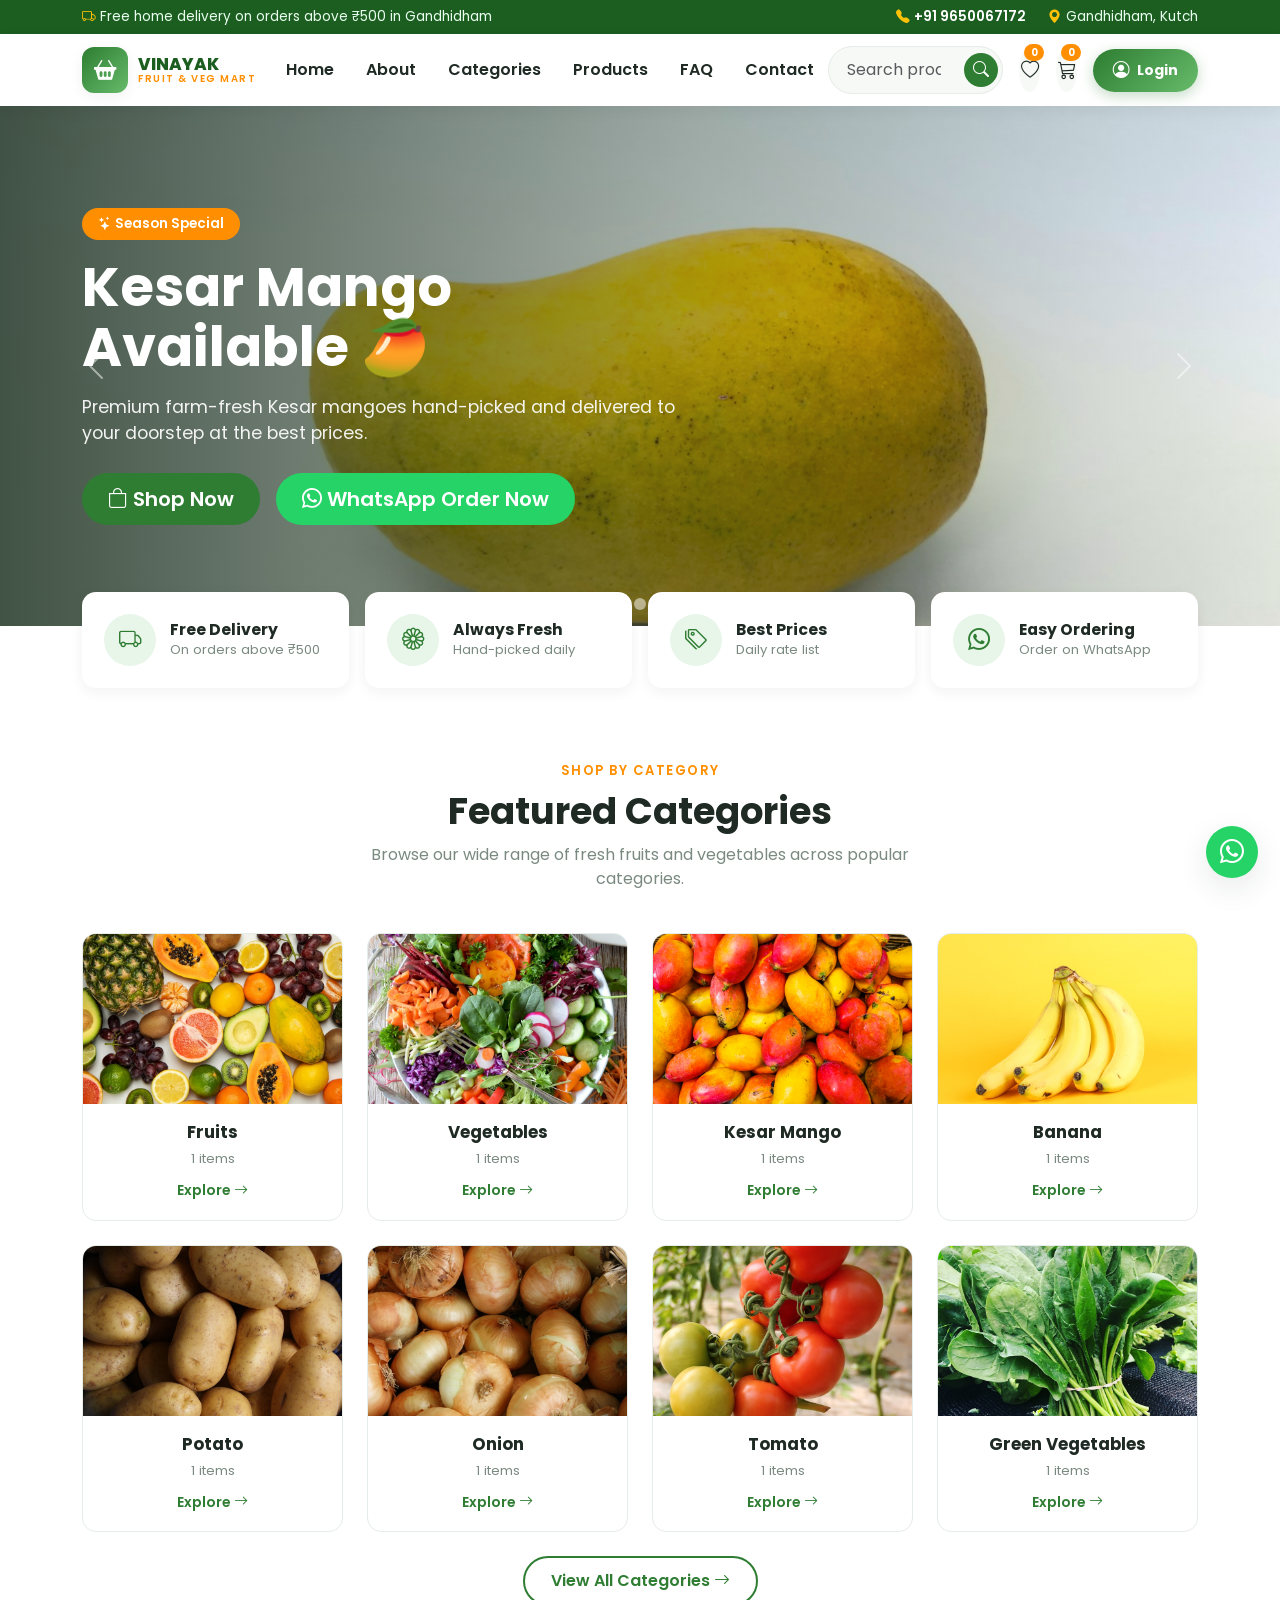
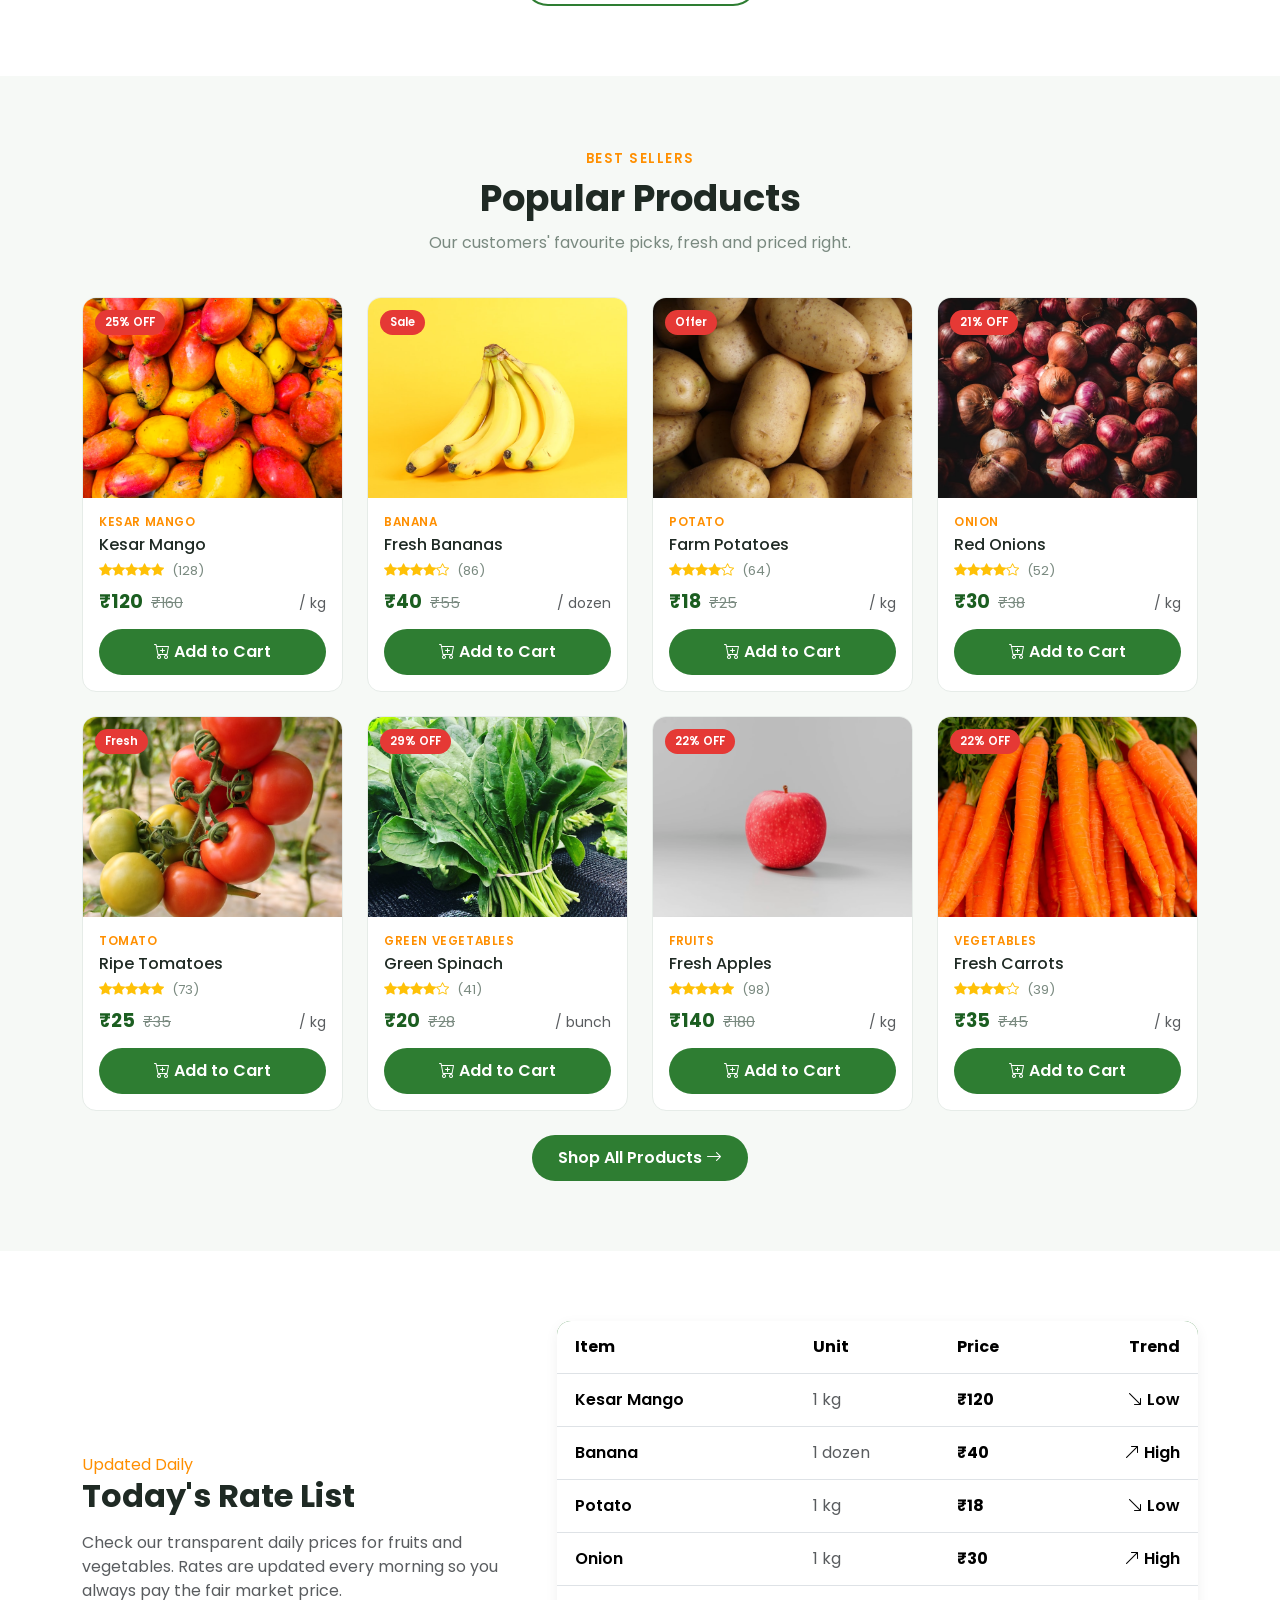
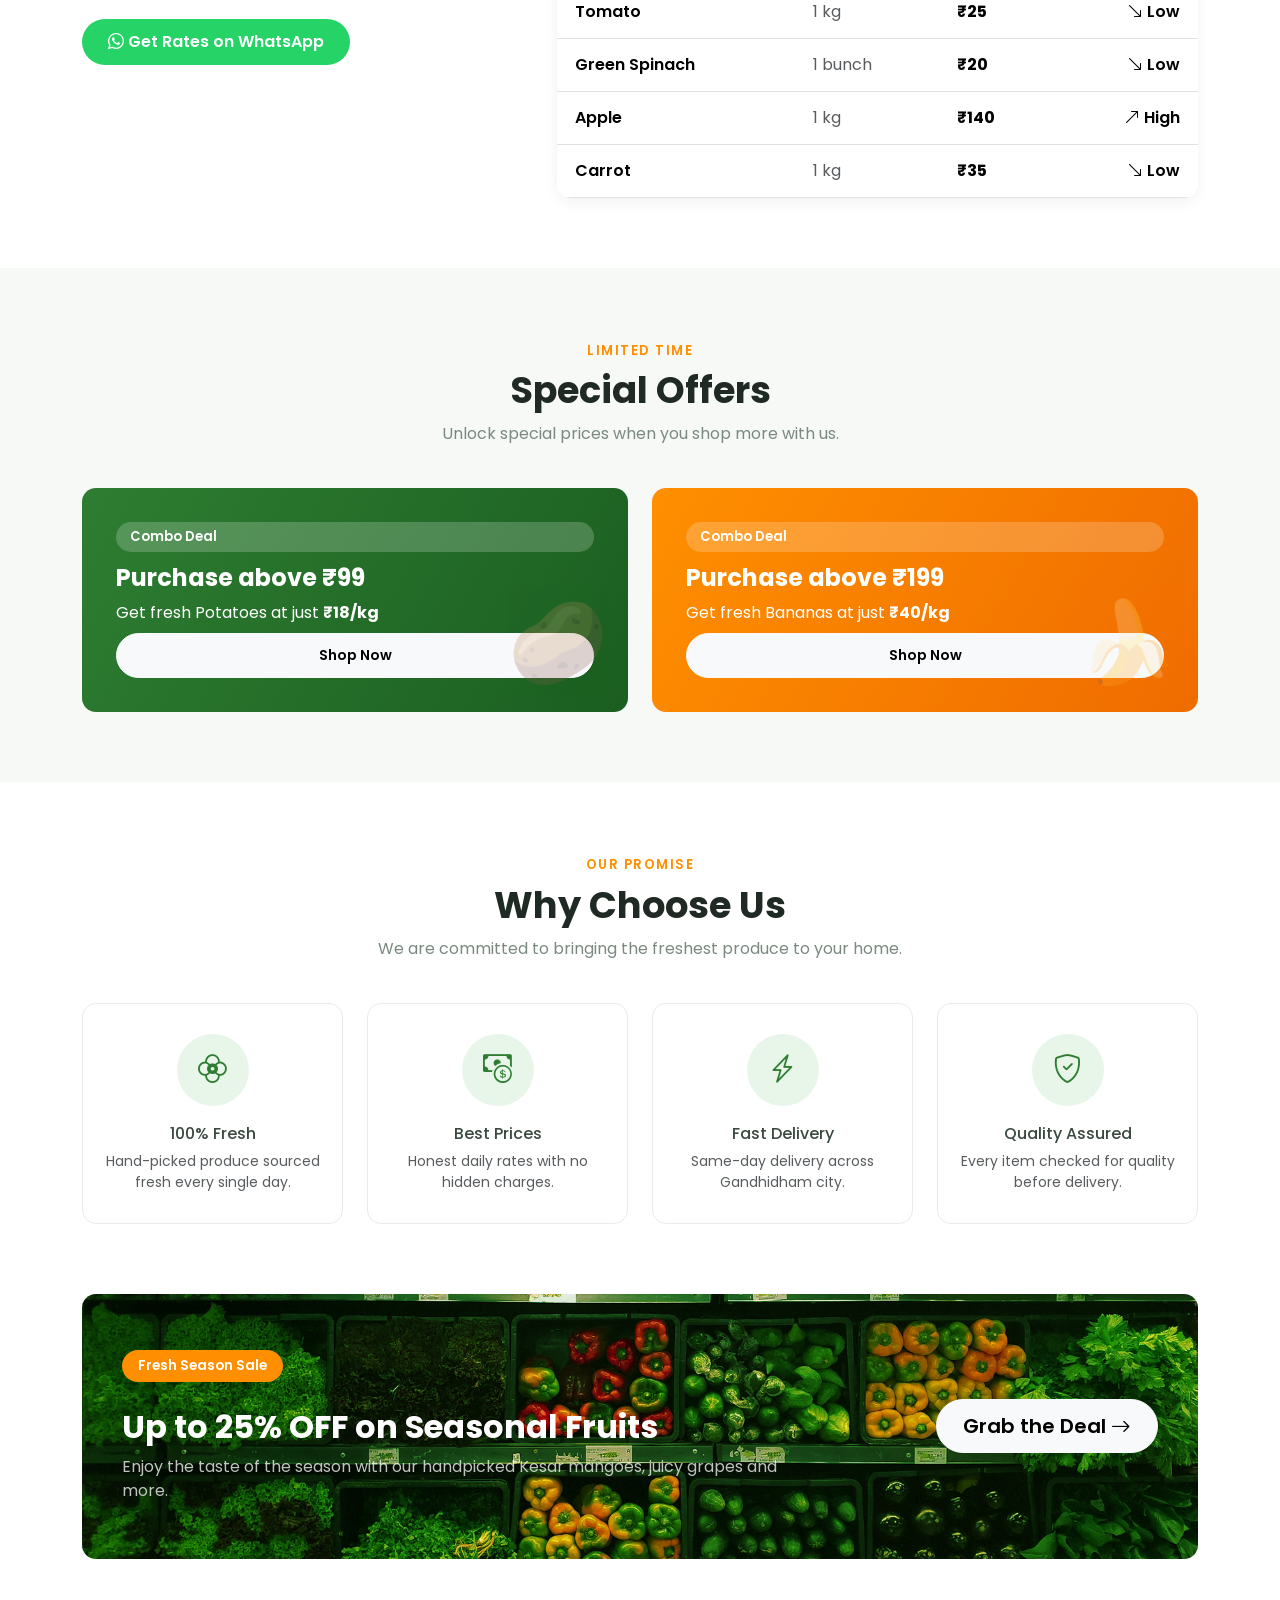
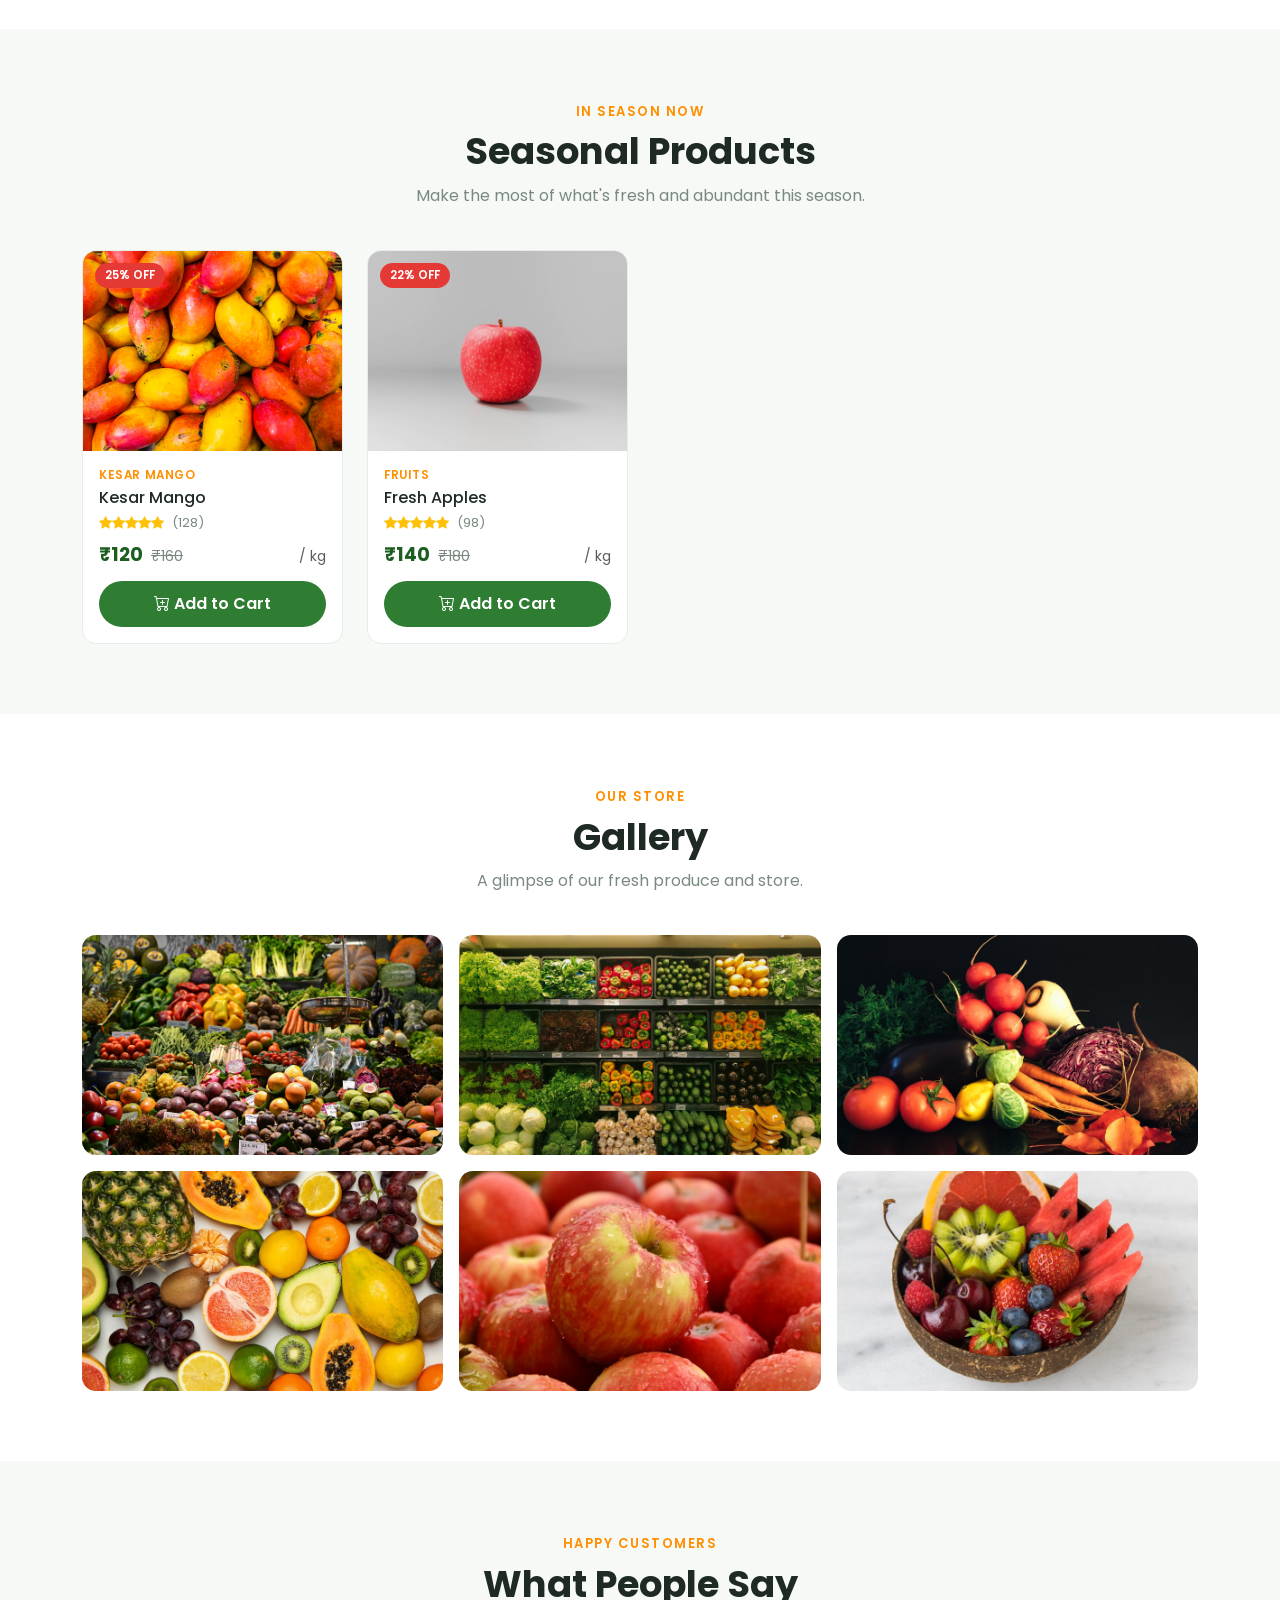
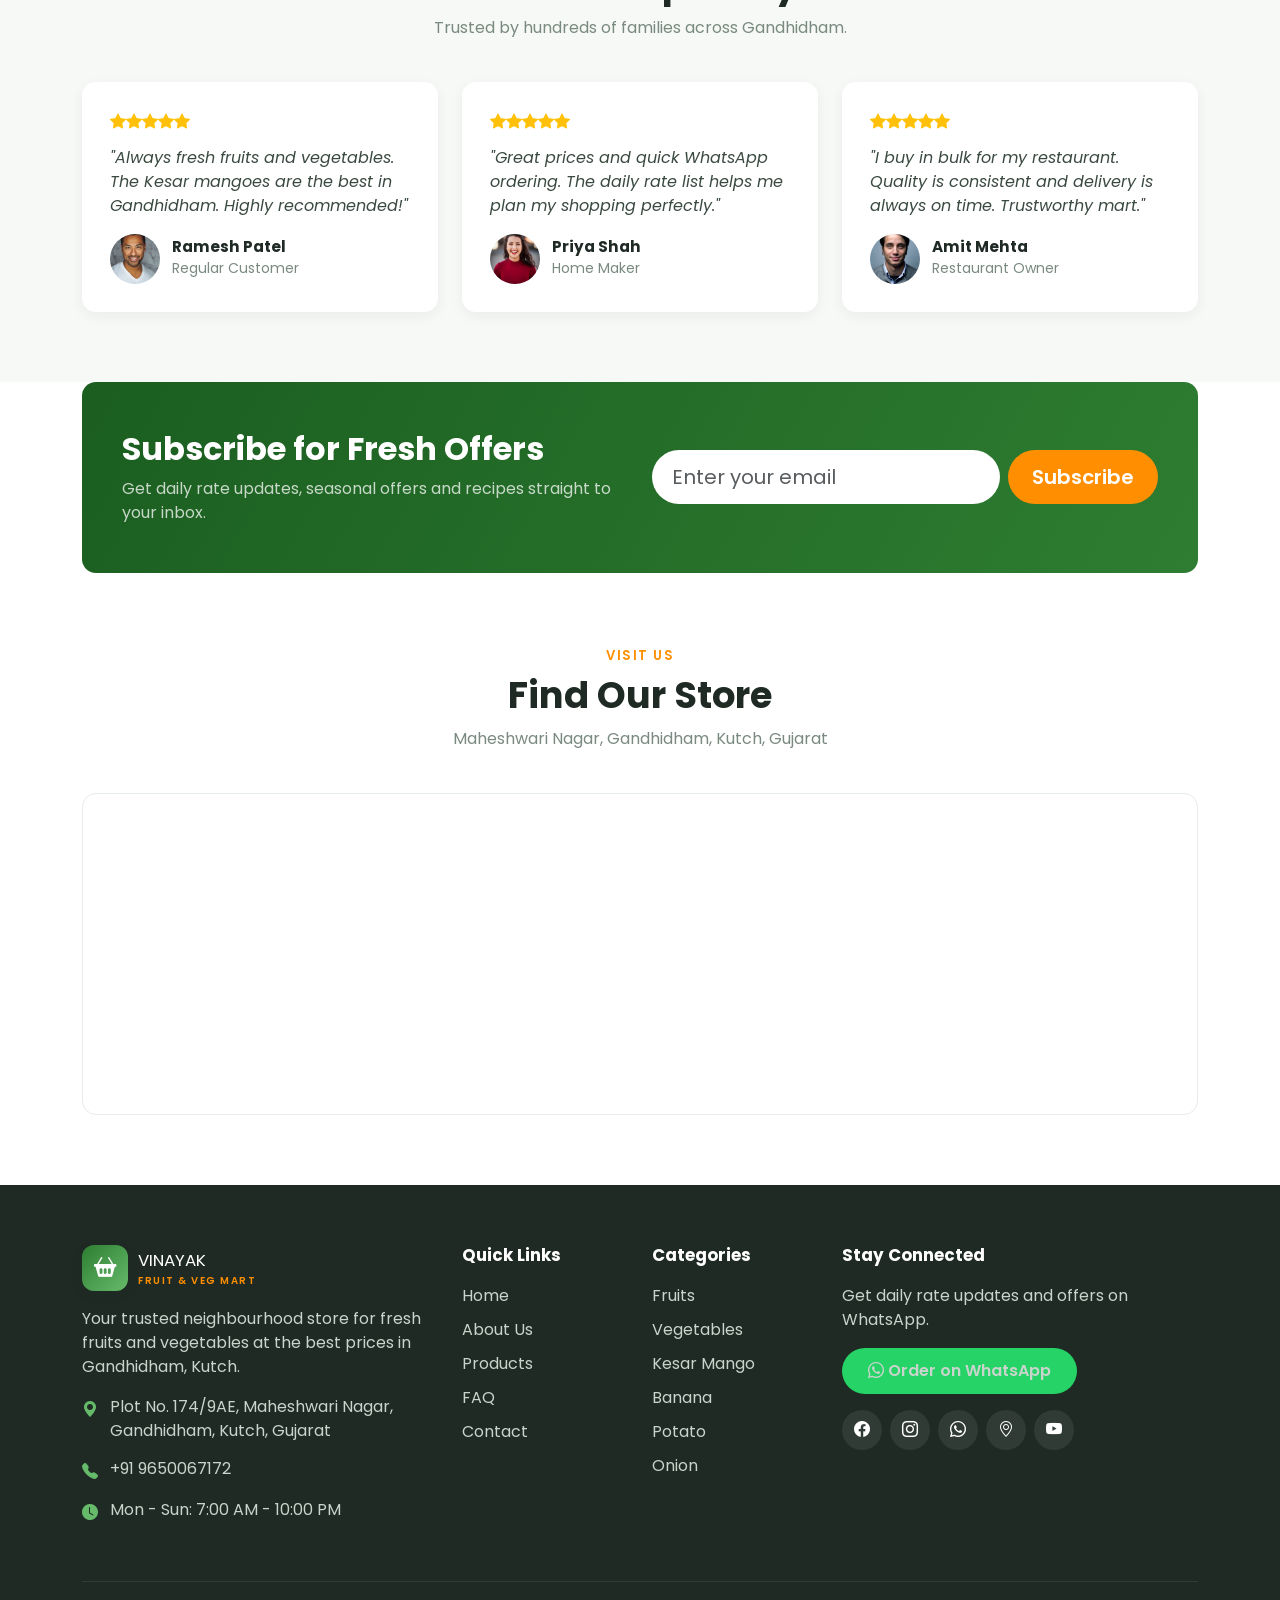
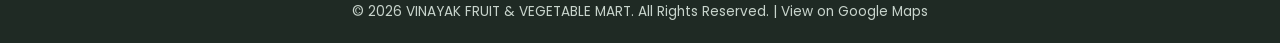
<file: index.html>
﻿<!DOCTYPE html>
<html lang="en">
<head>
  <meta charset="UTF-8">
  <meta name="viewport" content="width=device-width, initial-scale=1.0">
  <title>Vinayak Fruit &amp; Vegetable Mart | Fresh Fruits &amp; Vegetables in Gandhidham</title>
  <meta name="description" content="Vinayak Fruit & Vegetable Mart - Buy fresh fruits and vegetables online at best prices in Gandhidham, Kutch. Kesar Mango available. Order on WhatsApp with fast home delivery.">
  <meta name="keywords" content="fruits, vegetables, kesar mango, grocery, Gandhidham, Kutch, fresh produce, vinayak mart">
  <meta name="author" content="Vinayak Fruit & Vegetable Mart">

  <!-- Open Graph -->
  <meta property="og:title" content="Vinayak Fruit & Vegetable Mart">
  <meta property="og:description" content="Fresh Fruits & Vegetables at Best Prices in Gandhidham, Kutch.">
  <meta property="og:type" content="website">

  <!-- Fonts -->
  <link rel="preconnect" href="https://fonts.googleapis.com">
  <link rel="preconnect" href="https://fonts.gstatic.com" crossorigin>
  <link href="https://fonts.googleapis.com/css2?family=Poppins:wght@400;500;600;700;800&display=swap" rel="stylesheet">

  <!-- Favicon -->
  <link rel="icon" type="image/svg+xml" href="assets/images/favicon.svg">
  <link rel="shortcut icon" href="assets/images/favicon.svg">
  <meta name="theme-color" content="#2e7d32">
  <!-- Bootstrap 5 + Icons -->
  <link href="https://cdn.jsdelivr.net/npm/bootstrap@5.3.3/dist/css/bootstrap.min.css" rel="stylesheet">
  <link href="https://cdn.jsdelivr.net/npm/bootstrap-icons@1.11.3/font/bootstrap-icons.min.css" rel="stylesheet">

  <!-- Custom CSS -->
  <link href="assets/css/style.css" rel="stylesheet">
</head>
<body>

  <!-- ============ SHARED HEADER (injected by JS) ============ -->
  <div id="vk-header"></div>

  <!-- ============ HERO SLIDER ============ -->
  <section class="hero">
    <div id="heroCarousel" class="carousel slide carousel-fade" data-bs-ride="carousel">
      <div class="carousel-indicators">
        <button type="button" data-bs-target="#heroCarousel" data-bs-slide-to="0" class="active" aria-current="true" aria-label="Slide 1"></button>
        <button type="button" data-bs-target="#heroCarousel" data-bs-slide-to="1" aria-label="Slide 2"></button>
        <button type="button" data-bs-target="#heroCarousel" data-bs-slide-to="2" aria-label="Slide 3"></button>
      </div>
      <div class="carousel-inner">
        <!-- Slide 1: Kesar Mango -->
        <div class="carousel-item active">
          <div class="hero-slide" style="background-image:url('assets/images/hero-mango.jpg')">
            <div class="container">
              <div class="hero-content">
                <span class="hero-badge"><i class="bi bi-stars"></i> Season Special</span>
                <h1>Kesar Mango Available 🥭</h1>
                <p>Premium farm-fresh Kesar mangoes hand-picked and delivered to your doorstep at the best prices.</p>
                <div class="d-flex flex-wrap gap-3">
                  <a href="products.html?category=kesar-mango" class="btn btn-vk btn-lg"><i class="bi bi-bag"></i> Shop Now</a>
                  <a href="https://wa.me/919650067172" class="btn btn-whatsapp btn-lg" target="_blank" rel="noopener"><i class="bi bi-whatsapp"></i> WhatsApp Order Now</a>
                </div>
              </div>
            </div>
          </div>
        </div>
        <!-- Slide 2: Fresh produce -->
        <div class="carousel-item">
          <div class="hero-slide" style="background-image:url('assets/images/grocery-store.jpg')">
            <div class="container">
              <div class="hero-content">
                <span class="hero-badge"><i class="bi bi-tag"></i> Best Prices</span>
                <h1>Fresh Fruits &amp; Vegetables at Best Prices</h1>
                <p>Daily-sourced quality produce for your family's health. Compare today's rate list and save more.</p>
                <div class="d-flex flex-wrap gap-3">
                  <a href="products.html" class="btn btn-vk btn-lg"><i class="bi bi-bag"></i> Shop Now</a>
                  <a href="#rateList" class="btn btn-vk-outline btn-lg text-white border-white"><i class="bi bi-list-check"></i> Today's Rates</a>
                </div>
              </div>
            </div>
          </div>
        </div>
        <!-- Slide 3: Delivery -->
        <div class="carousel-item">
          <div class="hero-slide" style="background-image:url('assets/images/fresh-produce.jpg')">
            <div class="container">
              <div class="hero-content">
                <span class="hero-badge"><i class="bi bi-truck"></i> Fast Delivery</span>
                <h1>Free Home Delivery in Gandhidham</h1>
                <p>Order above ₹500 and get free home delivery. Fresh produce delivered the same day.</p>
                <div class="d-flex flex-wrap gap-3">
                  <a href="products.html" class="btn btn-vk btn-lg"><i class="bi bi-bag"></i> Shop Now</a>
                  <a href="about.html" class="btn btn-vk-outline btn-lg text-white border-white">Learn More</a>
                </div>
              </div>
            </div>
          </div>
        </div>
      </div>
      <button class="carousel-control-prev" type="button" data-bs-target="#heroCarousel" data-bs-slide="prev">
        <span class="carousel-control-prev-icon" aria-hidden="true"></span><span class="visually-hidden">Previous</span>
      </button>
      <button class="carousel-control-next" type="button" data-bs-target="#heroCarousel" data-bs-slide="next">
        <span class="carousel-control-next-icon" aria-hidden="true"></span><span class="visually-hidden">Next</span>
      </button>
    </div>
  </section>

  <!-- ============ FEATURE STRIP ============ -->
  <section class="container feature-strip">
    <div class="row g-3">
      <div class="col-md-3 col-6">
        <div class="feature-card"><div class="icon"><i class="bi bi-truck"></i></div><div><h6>Free Delivery</h6><p>On orders above ₹500</p></div></div>
      </div>
      <div class="col-md-3 col-6">
        <div class="feature-card"><div class="icon"><i class="bi bi-flower1"></i></div><div><h6>Always Fresh</h6><p>Hand-picked daily</p></div></div>
      </div>
      <div class="col-md-3 col-6">
        <div class="feature-card"><div class="icon"><i class="bi bi-tags"></i></div><div><h6>Best Prices</h6><p>Daily rate list</p></div></div>
      </div>
      <div class="col-md-3 col-6">
        <div class="feature-card"><div class="icon"><i class="bi bi-whatsapp"></i></div><div><h6>Easy Ordering</h6><p>Order on WhatsApp</p></div></div>
      </div>
    </div>
  </section>

  <!-- ============ FEATURED CATEGORIES ============ -->
  <section class="section">
    <div class="container">
      <div class="section-head text-center reveal">
        <span class="eyebrow">Shop by Category</span>
        <h2>Featured Categories</h2>
        <p>Browse our wide range of fresh fruits and vegetables across popular categories.</p>
      </div>
      <div class="row g-3 g-md-4" id="homeCategories"></div>
      <div class="text-center mt-4">
        <a href="categories.html" class="btn btn-vk-outline">View All Categories <i class="bi bi-arrow-right"></i></a>
      </div>
    </div>
  </section>

  <!-- ============ POPULAR PRODUCTS ============ -->
  <section class="section section-soft">
    <div class="container">
      <div class="section-head text-center reveal">
        <span class="eyebrow">Best Sellers</span>
        <h2>Popular Products</h2>
        <p>Our customers' favourite picks, fresh and priced right.</p>
      </div>
      <div class="row g-3 g-md-4" id="popularProducts"></div>
      <div class="text-center mt-4">
        <a href="products.html" class="btn btn-vk">Shop All Products <i class="bi bi-arrow-right"></i></a>
      </div>
    </div>
  </section>

  <!-- ============ TODAY'S RATE LIST ============ -->
  <section class="section" id="rateList">
    <div class="container">
      <div class="row g-4 align-items-center">
        <div class="col-lg-5 reveal">
          <span class="eyebrow text-orange">Updated Daily</span>
          <h2 class="mb-3">Today's Rate List</h2>
          <p class="text-muted">Check our transparent daily prices for fruits and vegetables. Rates are updated every morning so you always pay the fair market price.</p>
          <a href="https://wa.me/919650067172" class="btn btn-whatsapp" target="_blank" rel="noopener"><i class="bi bi-whatsapp"></i> Get Rates on WhatsApp</a>
        </div>
        <div class="col-lg-7 reveal">
          <div class="rate-table">
            <table class="table mb-0">
              <thead>
                <tr><th>Item</th><th>Unit</th><th>Price</th><th class="text-end">Trend</th></tr>
              </thead>
              <tbody id="rateBody"></tbody>
            </table>
          </div>
        </div>
      </div>
    </div>
  </section>

  <!-- ============ SPECIAL OFFERS ============ -->
  <section class="section section-soft">
    <div class="container">
      <div class="section-head text-center reveal">
        <span class="eyebrow">Limited Time</span>
        <h2>Special Offers</h2>
        <p>Unlock special prices when you shop more with us.</p>
      </div>
      <div class="row g-4">
        <div class="col-md-6 reveal">
          <div class="offer-card green">
            <span class="tag">Combo Deal</span>
            <h3>Purchase above ₹99</h3>
            <p class="mb-2">Get fresh Potatoes at just <strong>₹18/kg</strong></p>
            <a href="products.html" class="btn btn-light btn-sm rounded-pill px-3">Shop Now</a>
            <span class="offer-emoji">🥔</span>
          </div>
        </div>
        <div class="col-md-6 reveal">
          <div class="offer-card orange">
            <span class="tag">Combo Deal</span>
            <h3>Purchase above ₹199</h3>
            <p class="mb-2">Get fresh Bananas at just <strong>₹40/kg</strong></p>
            <a href="products.html" class="btn btn-light btn-sm rounded-pill px-3">Shop Now</a>
            <span class="offer-emoji">🍌</span>
          </div>
        </div>
      </div>
    </div>
  </section>

  <!-- ============ WHY CHOOSE US ============ -->
  <section class="section">
    <div class="container">
      <div class="section-head text-center reveal">
        <span class="eyebrow">Our Promise</span>
        <h2>Why Choose Us</h2>
        <p>We are committed to bringing the freshest produce to your home.</p>
      </div>
      <div class="row g-4">
        <div class="col-md-3 col-6 reveal"><div class="why-card"><div class="icon"><i class="bi bi-flower2"></i></div><h5 class="h6">100% Fresh</h5><p class="text-muted small mb-0">Hand-picked produce sourced fresh every single day.</p></div></div>
        <div class="col-md-3 col-6 reveal"><div class="why-card"><div class="icon"><i class="bi bi-cash-coin"></i></div><h5 class="h6">Best Prices</h5><p class="text-muted small mb-0">Honest daily rates with no hidden charges.</p></div></div>
        <div class="col-md-3 col-6 reveal"><div class="why-card"><div class="icon"><i class="bi bi-lightning-charge"></i></div><h5 class="h6">Fast Delivery</h5><p class="text-muted small mb-0">Same-day delivery across Gandhidham city.</p></div></div>
        <div class="col-md-3 col-6 reveal"><div class="why-card"><div class="icon"><i class="bi bi-shield-check"></i></div><h5 class="h6">Quality Assured</h5><p class="text-muted small mb-0">Every item checked for quality before delivery.</p></div></div>
      </div>
    </div>
  </section>

  <!-- ============ PROMOTIONAL BANNER ============ -->
  <section class="section pt-0">
    <div class="container">
      <div class="promo-banner reveal">
        <div class="row align-items-center">
          <div class="col-lg-8">
            <span class="hero-badge">Fresh Season Sale</span>
            <h2 class="mt-2">Up to 25% OFF on Seasonal Fruits</h2>
            <p class="mb-0 opacity-75">Enjoy the taste of the season with our handpicked Kesar mangoes, juicy grapes and more.</p>
          </div>
          <div class="col-lg-4 text-lg-end mt-3 mt-lg-0">
            <a href="products.html" class="btn btn-light btn-lg">Grab the Deal <i class="bi bi-arrow-right"></i></a>
          </div>
        </div>
      </div>
    </div>
  </section>

  <!-- ============ SEASONAL PRODUCTS ============ -->
  <section class="section section-soft">
    <div class="container">
      <div class="section-head text-center reveal">
        <span class="eyebrow">In Season Now</span>
        <h2>Seasonal Products</h2>
        <p>Make the most of what's fresh and abundant this season.</p>
      </div>
      <div class="row g-3 g-md-4" id="seasonalProducts"></div>
    </div>
  </section>

  <!-- ============ GALLERY ============ -->
  <section class="section">
    <div class="container">
      <div class="section-head text-center reveal">
        <span class="eyebrow">Our Store</span>
        <h2>Gallery</h2>
        <p>A glimpse of our fresh produce and store.</p>
      </div>
      <div class="row g-3" id="homeGallery"></div>
    </div>
  </section>

  <!-- ============ TESTIMONIALS ============ -->
  <section class="section section-soft">
    <div class="container">
      <div class="section-head text-center reveal">
        <span class="eyebrow">Happy Customers</span>
        <h2>What People Say</h2>
        <p>Trusted by hundreds of families across Gandhidham.</p>
      </div>
      <div class="row g-4" id="homeTestimonials"></div>
    </div>
  </section>

  <!-- ============ NEWSLETTER ============ -->
  <section class="section pt-0">
    <div class="container">
      <div class="newsletter reveal">
        <div class="row align-items-center g-4">
          <div class="col-lg-6">
            <h2>Subscribe for Fresh Offers</h2>
            <p class="mb-0 opacity-75">Get daily rate updates, seasonal offers and recipes straight to your inbox.</p>
          </div>
          <div class="col-lg-6">
            <form class="d-flex flex-column flex-sm-row gap-2" onsubmit="VK.toast('Subscribed successfully!','bi-envelope-check-fill');this.reset();return false;">
              <input type="email" class="form-control form-control-lg" placeholder="Enter your email" required>
              <button type="submit" class="btn btn-orange btn-lg px-4">Subscribe</button>
            </form>
          </div>
        </div>
      </div>
    </div>
  </section>

  <!-- ============ GOOGLE MAP ============ -->
  <section class="section pt-0">
    <div class="container">
      <div class="section-head text-center reveal">
        <span class="eyebrow">Visit Us</span>
        <h2>Find Our Store</h2>
        <p>Maheshwari Nagar, Gandhidham, Kutch, Gujarat</p>
      </div>
      <div class="map-embed reveal">
        <iframe title="Vinayak Mart Location" src="https://www.google.com/maps?q=Gandhidham,Kutch,Gujarat&output=embed" loading="lazy" referrerpolicy="no-referrer-when-downgrade"></iframe>
      </div>
    </div>
  </section>

  <!-- ============ SHARED FOOTER (injected by JS) ============ -->
  <div id="vk-footer"></div>
  <div id="vk-floating"></div>

  <!-- Scripts -->
  <script src="https://cdn.jsdelivr.net/npm/bootstrap@5.3.3/dist/js/bootstrap.bundle.min.js"></script>
  <script src="assets/js/data.js"></script>
  <script src="assets/js/main.js"></script>
  <script src="assets/js/components.js"></script>
  <script>
    // ----- Home page specific rendering -----
    document.addEventListener("DOMContentLoaded", function () {
      // Featured categories (first 8)
      document.getElementById("homeCategories").innerHTML =
        VK_CATEGORIES.map((c) => VK.categoryCard(c)).join("");

      // Popular products (first 8)
      VK.renderProducts("popularProducts", VK_PRODUCTS.slice(0, 8));

      // Seasonal products (mangoes, fruits)
      const seasonal = VK_PRODUCTS.filter((p) =>
        ["kesar-mango", "fruits"].includes(p.categoryId)
      ).slice(0, 4);
      VK.renderProducts("seasonalProducts", seasonal);

      // Rate list
      document.getElementById("rateBody").innerHTML = VK_RATES.map(
        (r) => `
        <tr>
          <td class="fw-semibold">${r.item}</td>
          <td class="text-muted">${r.unit}</td>
          <td class="fw-bold text-green-dark">₹${r.price}</td>
          <td class="text-end ${r.trend === "up" ? "rate-up" : "rate-down"}">
            <i class="bi bi-arrow-${r.trend}-right"></i> ${r.trend === "up" ? "High" : "Low"}
          </td>
        </tr>`
      ).join("");

      // Gallery
      document.getElementById("homeGallery").innerHTML = VK_GALLERY.map(
        (img) => `<div class="col-md-4 col-6 reveal"><div class="gallery-item"><img src="${img}" alt="Fresh produce gallery" loading="lazy"></div></div>`
      ).join("");

      // Testimonials
      document.getElementById("homeTestimonials").innerHTML = VK_TESTIMONIALS.map(
        (t) => `
        <div class="col-md-4 reveal">
          <div class="testimonial-card">
            <div class="stars">${VK.starsHtml(t.rating)}</div>
            <p>"${t.text}"</p>
            <div class="testimonial-user">
              <img src="${t.img}" alt="${t.name}">
              <div><h6>${t.name}</h6><small>${t.role}</small></div>
            </div>
          </div>
        </div>`
      ).join("");

      VK.initReveal();
    });
  </script>
</body>
</html>
</file>
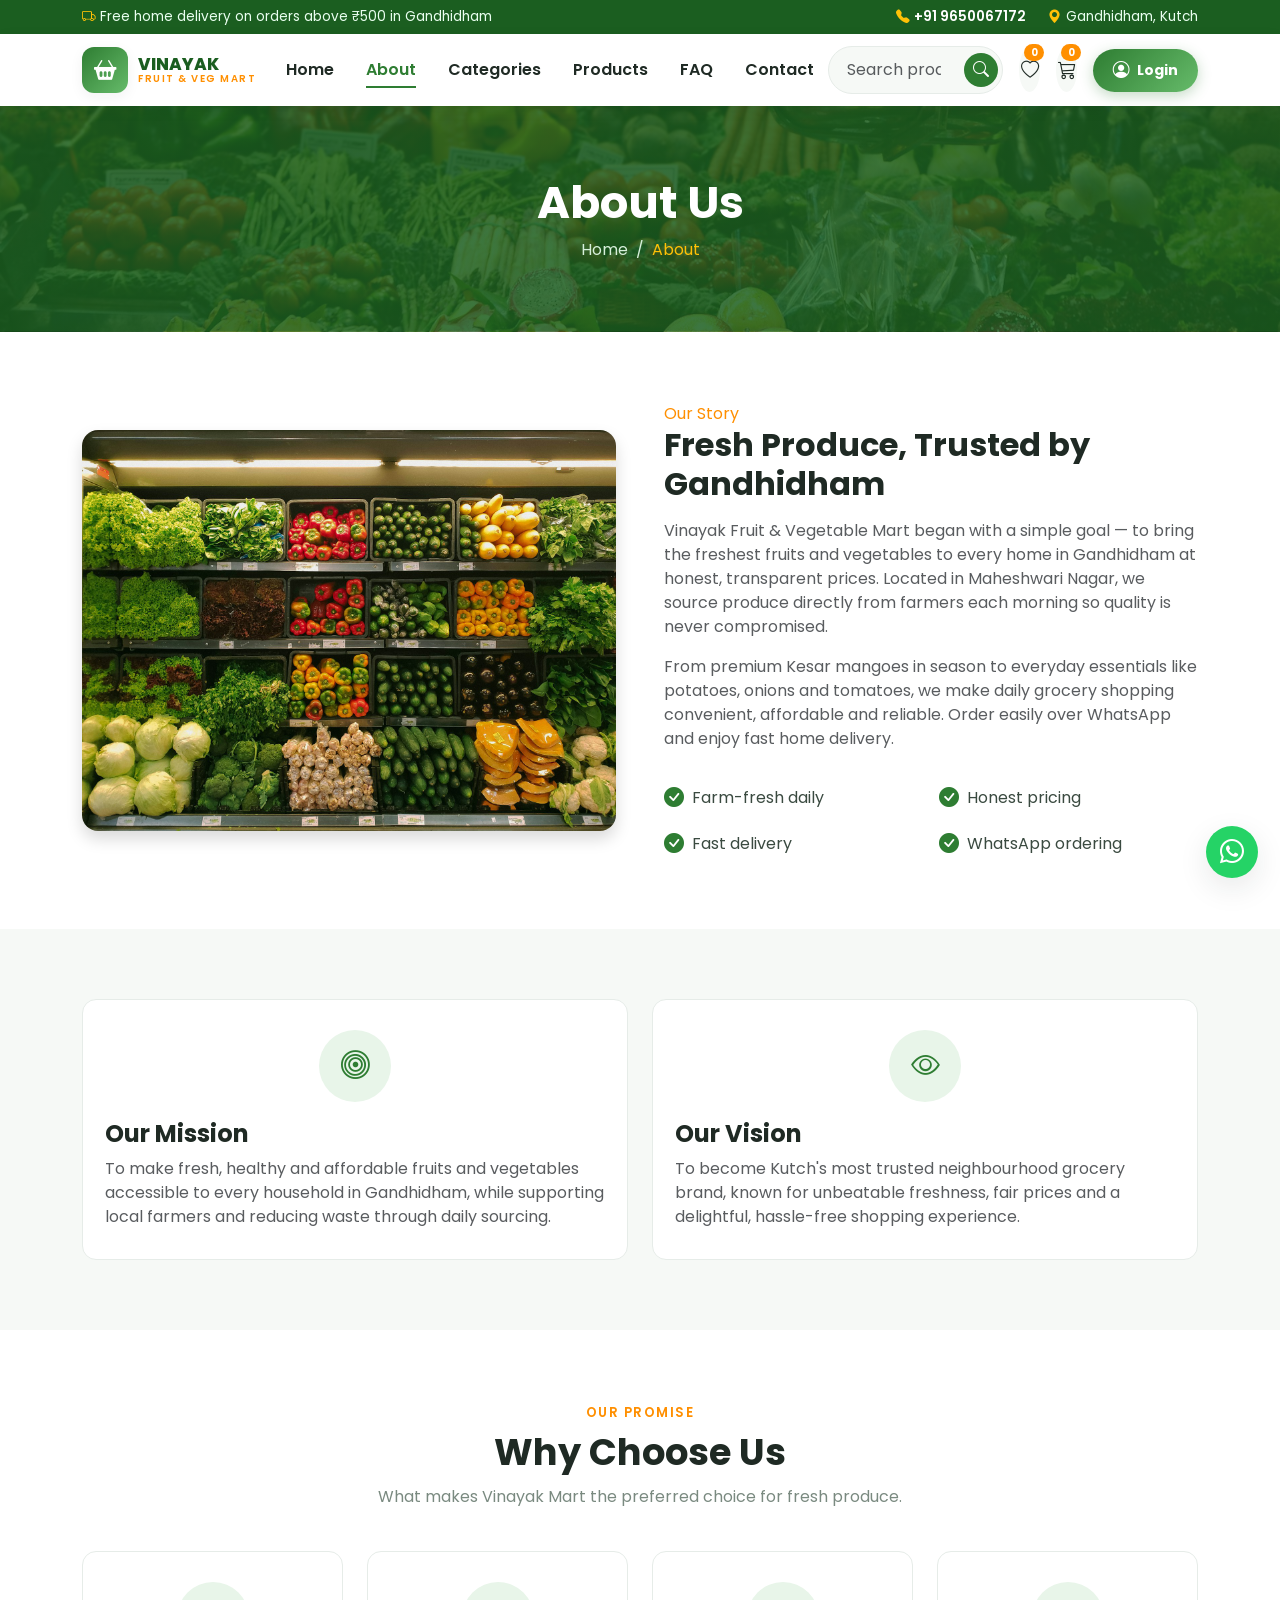
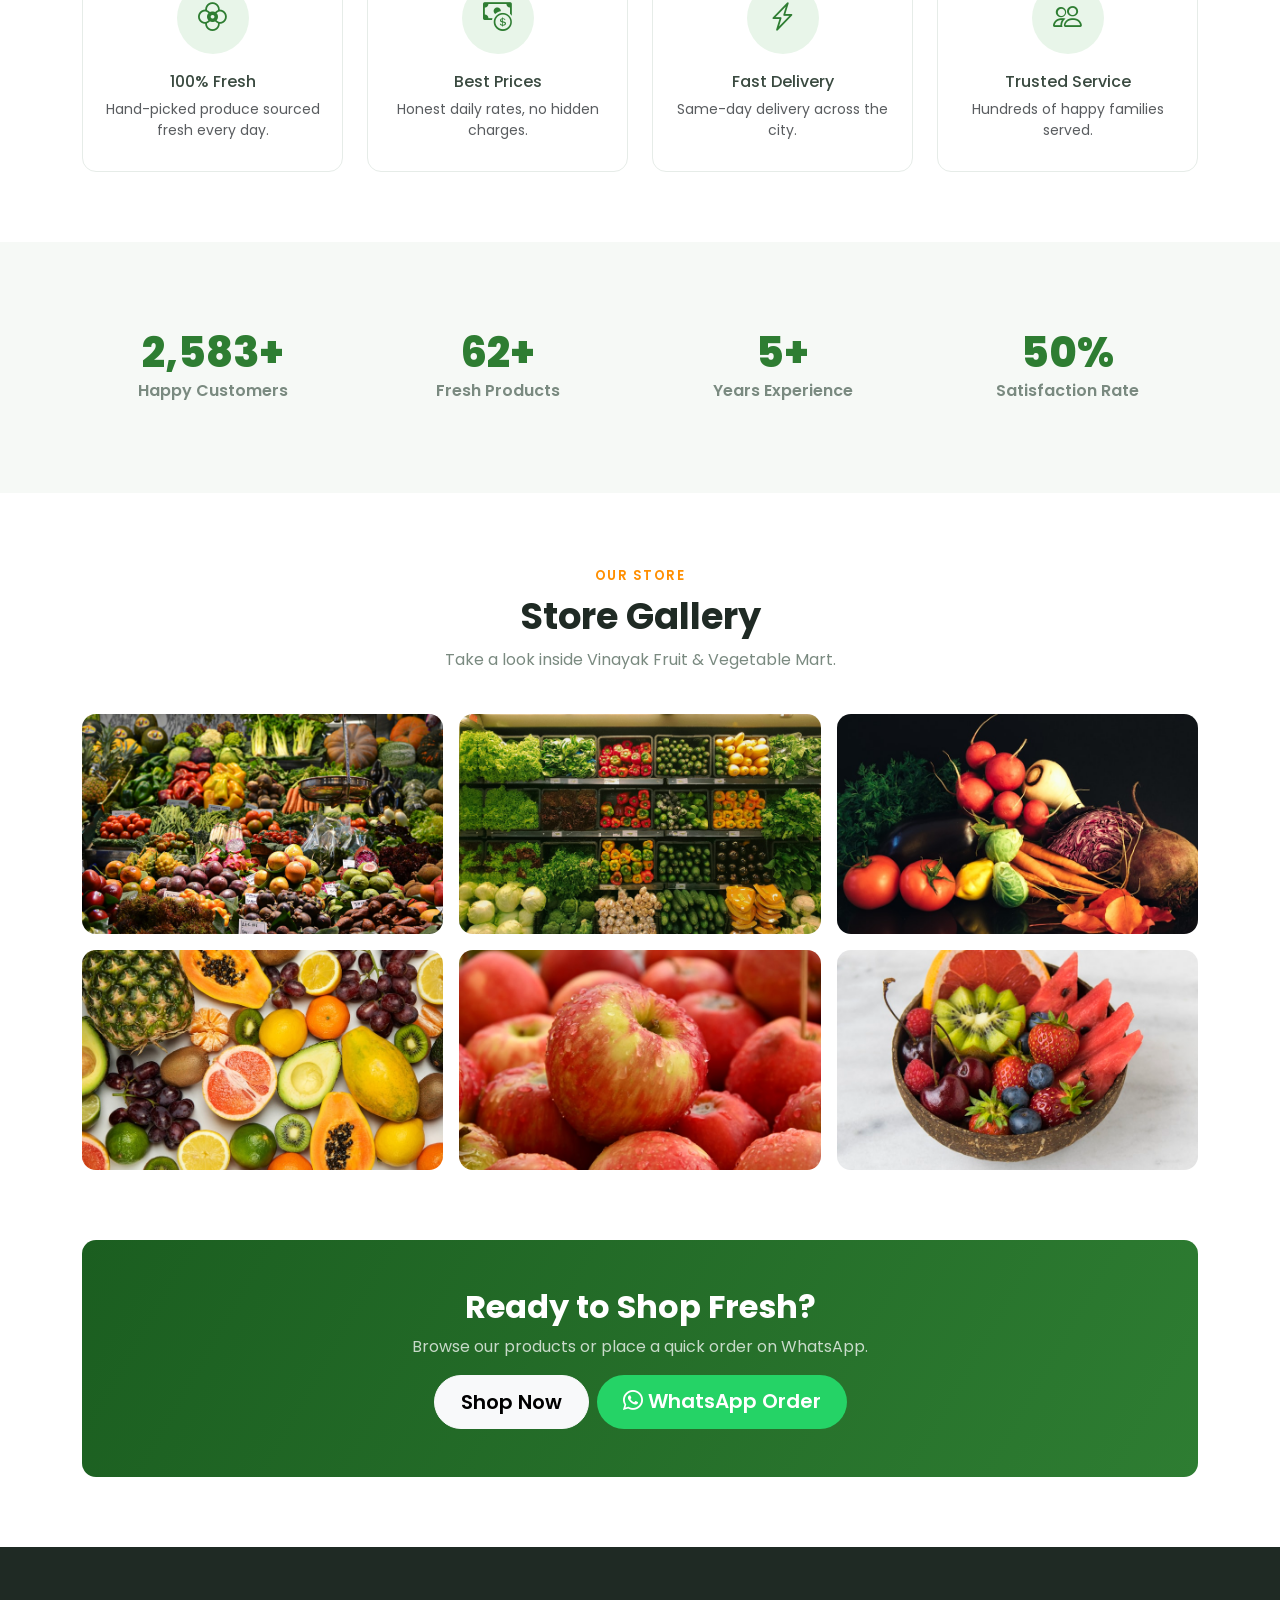
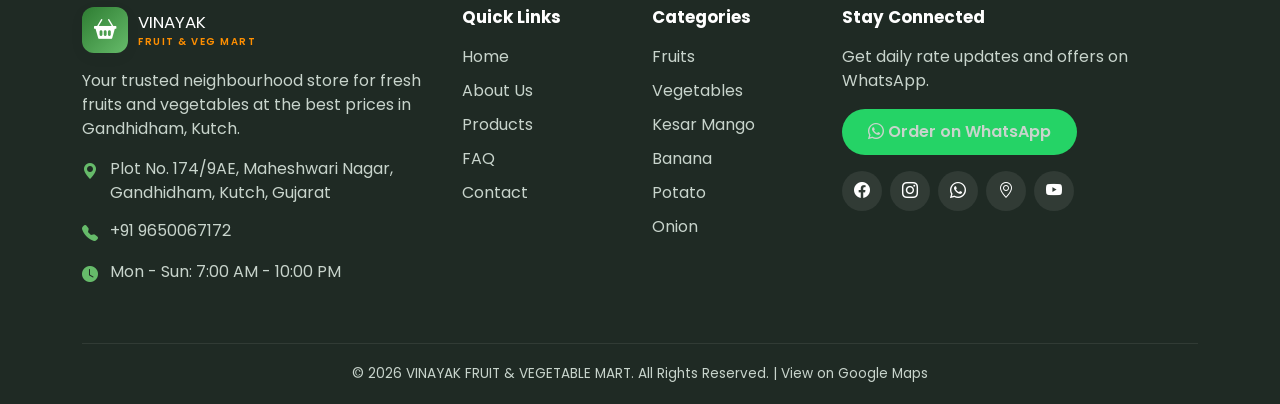
<file: about.html>
﻿<!DOCTYPE html>
<html lang="en">
<head>
  <meta charset="UTF-8">
  <meta name="viewport" content="width=device-width, initial-scale=1.0">
  <title>About Us | Vinayak Fruit &amp; Vegetable Mart</title>
  <meta name="description" content="Learn about Vinayak Fruit & Vegetable Mart - our mission, vision and commitment to fresh produce at the best prices in Gandhidham, Kutch.">

  <link rel="preconnect" href="https://fonts.googleapis.com">
  <link rel="preconnect" href="https://fonts.gstatic.com" crossorigin>
  <link href="https://fonts.googleapis.com/css2?family=Poppins:wght@400;500;600;700;800&display=swap" rel="stylesheet">
  <link href="https://cdn.jsdelivr.net/npm/bootstrap@5.3.3/dist/css/bootstrap.min.css" rel="stylesheet">
  <link href="https://cdn.jsdelivr.net/npm/bootstrap-icons@1.11.3/font/bootstrap-icons.min.css" rel="stylesheet">
  <link href="assets/css/style.css" rel="stylesheet">
  <!-- Favicon -->
  <link rel="icon" type="image/svg+xml" href="assets/images/favicon.svg">
  <link rel="shortcut icon" href="assets/images/favicon.svg">
  <meta name="theme-color" content="#2e7d32">
</head>
<body>

  <div id="vk-header"></div>

  <!-- ============ PAGE HERO ============ -->
  <section class="page-hero">
    <div class="container">
      <h1>About Us</h1>
      <nav aria-label="breadcrumb">
        <ol class="breadcrumb">
          <li class="breadcrumb-item"><a href="/">Home</a></li>
          <li class="breadcrumb-item active" aria-current="page">About</li>
        </ol>
      </nav>
    </div>
  </section>

  <!-- ============ COMPANY INTRODUCTION ============ -->
  <section class="section">
    <div class="container">
      <div class="row g-5 align-items-center">
        <div class="col-lg-6 reveal">
          <img src="assets/images/grocery-store.jpg" alt="Vinayak Mart fresh produce" class="img-fluid rounded-4 shadow">
        </div>
        <div class="col-lg-6 reveal">
          <span class="eyebrow text-orange">Our Story</span>
          <h2 class="mb-3">Fresh Produce, Trusted by Gandhidham</h2>
          <p class="text-muted">Vinayak Fruit &amp; Vegetable Mart began with a simple goal — to bring the freshest fruits and vegetables to every home in Gandhidham at honest, transparent prices. Located in Maheshwari Nagar, we source produce directly from farmers each morning so quality is never compromised.</p>
          <p class="text-muted">From premium Kesar mangoes in season to everyday essentials like potatoes, onions and tomatoes, we make daily grocery shopping convenient, affordable and reliable. Order easily over WhatsApp and enjoy fast home delivery.</p>
          <div class="row g-3 mt-2">
            <div class="col-6"><div class="d-flex align-items-center gap-2"><i class="bi bi-check-circle-fill text-green fs-5"></i> Farm-fresh daily</div></div>
            <div class="col-6"><div class="d-flex align-items-center gap-2"><i class="bi bi-check-circle-fill text-green fs-5"></i> Honest pricing</div></div>
            <div class="col-6"><div class="d-flex align-items-center gap-2"><i class="bi bi-check-circle-fill text-green fs-5"></i> Fast delivery</div></div>
            <div class="col-6"><div class="d-flex align-items-center gap-2"><i class="bi bi-check-circle-fill text-green fs-5"></i> WhatsApp ordering</div></div>
          </div>
        </div>
      </div>
    </div>
  </section>

  <!-- ============ MISSION & VISION ============ -->
  <section class="section section-soft">
    <div class="container">
      <div class="row g-4">
        <div class="col-md-6 reveal">
          <div class="why-card text-start h-100">
            <div class="icon"><i class="bi bi-bullseye"></i></div>
            <h4>Our Mission</h4>
            <p class="text-muted mb-0">To make fresh, healthy and affordable fruits and vegetables accessible to every household in Gandhidham, while supporting local farmers and reducing waste through daily sourcing.</p>
          </div>
        </div>
        <div class="col-md-6 reveal">
          <div class="why-card text-start h-100">
            <div class="icon"><i class="bi bi-eye"></i></div>
            <h4>Our Vision</h4>
            <p class="text-muted mb-0">To become Kutch's most trusted neighbourhood grocery brand, known for unbeatable freshness, fair prices and a delightful, hassle-free shopping experience.</p>
          </div>
        </div>
      </div>
    </div>
  </section>

  <!-- ============ WHY CHOOSE US ============ -->
  <section class="section">
    <div class="container">
      <div class="section-head text-center reveal">
        <span class="eyebrow">Our Promise</span>
        <h2>Why Choose Us</h2>
        <p>What makes Vinayak Mart the preferred choice for fresh produce.</p>
      </div>
      <div class="row g-4">
        <div class="col-md-3 col-6 reveal"><div class="why-card"><div class="icon"><i class="bi bi-flower2"></i></div><h5 class="h6">100% Fresh</h5><p class="text-muted small mb-0">Hand-picked produce sourced fresh every day.</p></div></div>
        <div class="col-md-3 col-6 reveal"><div class="why-card"><div class="icon"><i class="bi bi-cash-coin"></i></div><h5 class="h6">Best Prices</h5><p class="text-muted small mb-0">Honest daily rates, no hidden charges.</p></div></div>
        <div class="col-md-3 col-6 reveal"><div class="why-card"><div class="icon"><i class="bi bi-lightning-charge"></i></div><h5 class="h6">Fast Delivery</h5><p class="text-muted small mb-0">Same-day delivery across the city.</p></div></div>
        <div class="col-md-3 col-6 reveal"><div class="why-card"><div class="icon"><i class="bi bi-people"></i></div><h5 class="h6">Trusted Service</h5><p class="text-muted small mb-0">Hundreds of happy families served.</p></div></div>
      </div>
    </div>
  </section>

  <!-- ============ STATISTICS COUNTER ============ -->
  <section class="section section-soft">
    <div class="container">
      <div class="row g-4">
        <div class="col-md-3 col-6 reveal"><div class="stat-box"><div class="num" data-count="5000" data-suffix="+">0</div><div class="label">Happy Customers</div></div></div>
        <div class="col-md-3 col-6 reveal"><div class="stat-box"><div class="num" data-count="120" data-suffix="+">0</div><div class="label">Fresh Products</div></div></div>
        <div class="col-md-3 col-6 reveal"><div class="stat-box"><div class="num" data-count="10" data-suffix="+">0</div><div class="label">Years Experience</div></div></div>
        <div class="col-md-3 col-6 reveal"><div class="stat-box"><div class="num" data-count="98" data-suffix="%">0</div><div class="label">Satisfaction Rate</div></div></div>
      </div>
    </div>
  </section>

  <!-- ============ STORE GALLERY ============ -->
  <section class="section">
    <div class="container">
      <div class="section-head text-center reveal">
        <span class="eyebrow">Our Store</span>
        <h2>Store Gallery</h2>
        <p>Take a look inside Vinayak Fruit &amp; Vegetable Mart.</p>
      </div>
      <div class="row g-3" id="aboutGallery"></div>
    </div>
  </section>

  <!-- ============ CTA ============ -->
  <section class="section pt-0">
    <div class="container">
      <div class="newsletter reveal text-center">
        <h2>Ready to Shop Fresh?</h2>
        <p class="opacity-75">Browse our products or place a quick order on WhatsApp.</p>
        <div class="d-flex justify-content-center flex-wrap gap-2 mt-3">
          <a href="products.html" class="btn btn-light btn-lg">Shop Now</a>
          <a href="https://wa.me/919650067172" class="btn btn-whatsapp btn-lg" target="_blank" rel="noopener"><i class="bi bi-whatsapp"></i> WhatsApp Order</a>
        </div>
      </div>
    </div>
  </section>

  <div id="vk-footer"></div>
  <div id="vk-floating"></div>

  <script src="https://cdn.jsdelivr.net/npm/bootstrap@5.3.3/dist/js/bootstrap.bundle.min.js"></script>
  <script src="assets/js/data.js"></script>
  <script src="assets/js/main.js"></script>
  <script src="assets/js/components.js"></script>
  <script>
    document.addEventListener("DOMContentLoaded", function () {
      document.getElementById("aboutGallery").innerHTML = VK_GALLERY.map(
        (img) => `<div class="col-md-4 col-6 reveal"><div class="gallery-item"><img src="${img}" alt="Store gallery" loading="lazy"></div></div>`
      ).join("");
      VK.initReveal();
    });
  </script>
</body>
</html>
</file>
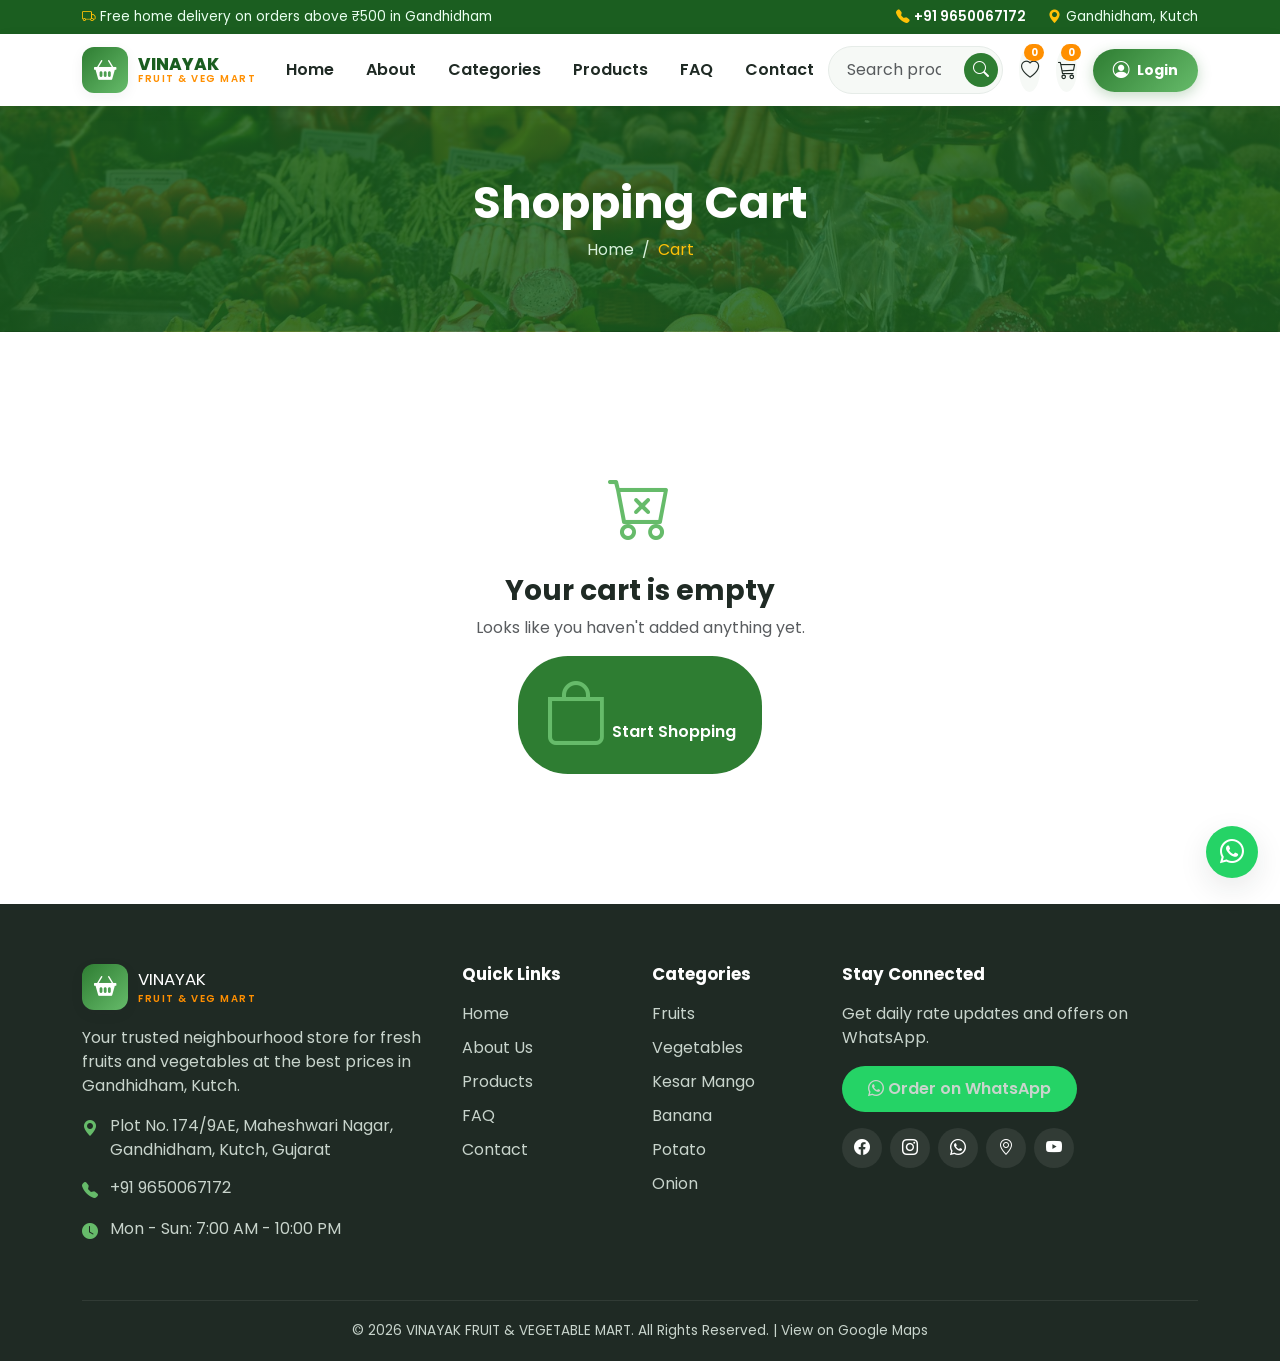
<file: cart.html>
﻿<!DOCTYPE html>
<html lang="en">
<head>
  <meta charset="UTF-8">
  <meta name="viewport" content="width=device-width, initial-scale=1.0">
  <title>Shopping Cart | Vinayak Fruit &amp; Vegetable Mart</title>
  <meta name="description" content="Review your shopping cart at Vinayak Fruit & Vegetable Mart and proceed to a quick, secure checkout.">

  <link rel="preconnect" href="https://fonts.googleapis.com">
  <link rel="preconnect" href="https://fonts.gstatic.com" crossorigin>
  <link href="https://fonts.googleapis.com/css2?family=Poppins:wght@400;500;600;700;800&display=swap" rel="stylesheet">
  <link href="https://cdn.jsdelivr.net/npm/bootstrap@5.3.3/dist/css/bootstrap.min.css" rel="stylesheet">
  <link href="https://cdn.jsdelivr.net/npm/bootstrap-icons@1.11.3/font/bootstrap-icons.min.css" rel="stylesheet">
  <link href="assets/css/style.css" rel="stylesheet">
  <!-- Favicon -->
  <link rel="icon" type="image/svg+xml" href="assets/images/favicon.svg">
  <link rel="shortcut icon" href="assets/images/favicon.svg">
  <meta name="theme-color" content="#2e7d32">
</head>
<body>

  <div id="vk-header"></div>

  <!-- ============ PAGE HERO ============ -->
  <section class="page-hero">
    <div class="container">
      <h1>Shopping Cart</h1>
      <nav aria-label="breadcrumb">
        <ol class="breadcrumb">
          <li class="breadcrumb-item"><a href="/">Home</a></li>
          <li class="breadcrumb-item active" aria-current="page">Cart</li>
        </ol>
      </nav>
    </div>
  </section>

  <!-- ============ CART ============ -->
  <section class="section">
    <div class="container">

      <!-- Empty state -->
      <div id="cartEmpty" class="empty-state d-none">
        <i class="bi bi-cart-x"></i>
        <h3 class="mt-3">Your cart is empty</h3>
        <p class="text-muted">Looks like you haven't added anything yet.</p>
        <a href="products.html" class="btn btn-vk"><i class="bi bi-bag"></i> Start Shopping</a>
      </div>

      <!-- Cart with items -->
      <div id="cartWrap" class="row g-4">
        <div class="col-lg-8">
          <div class="table-responsive cart-table form-card p-0">
            <table class="table align-middle mb-0">
              <thead>
                <tr>
                  <th class="ps-4">Product</th>
                  <th>Price</th>
                  <th>Quantity</th>
                  <th>Subtotal</th>
                  <th></th>
                </tr>
              </thead>
              <tbody id="cartBody"></tbody>
            </table>
          </div>

          <!-- Coupon -->
          <form class="d-flex gap-2 mt-3" style="max-width:420px" onsubmit="return VK.applyCoupon(event)">
            <input type="text" class="form-control" placeholder="Coupon code (try FRESH10)">
            <button type="submit" class="btn btn-vk-outline flex-shrink-0"><i class="bi bi-tag"></i> Apply</button>
          </form>
        </div>

        <!-- Summary -->
        <div class="col-lg-4">
          <div class="cart-summary" id="cartSummary"></div>
        </div>
      </div>

    </div>
  </section>

  <div id="vk-footer"></div>
  <div id="vk-floating"></div>

  <script src="https://cdn.jsdelivr.net/npm/bootstrap@5.3.3/dist/js/bootstrap.bundle.min.js"></script>
  <script src="assets/js/data.js"></script>
  <script src="assets/js/main.js"></script>
  <script src="assets/js/components.js"></script>
</body>
</html>
</file>
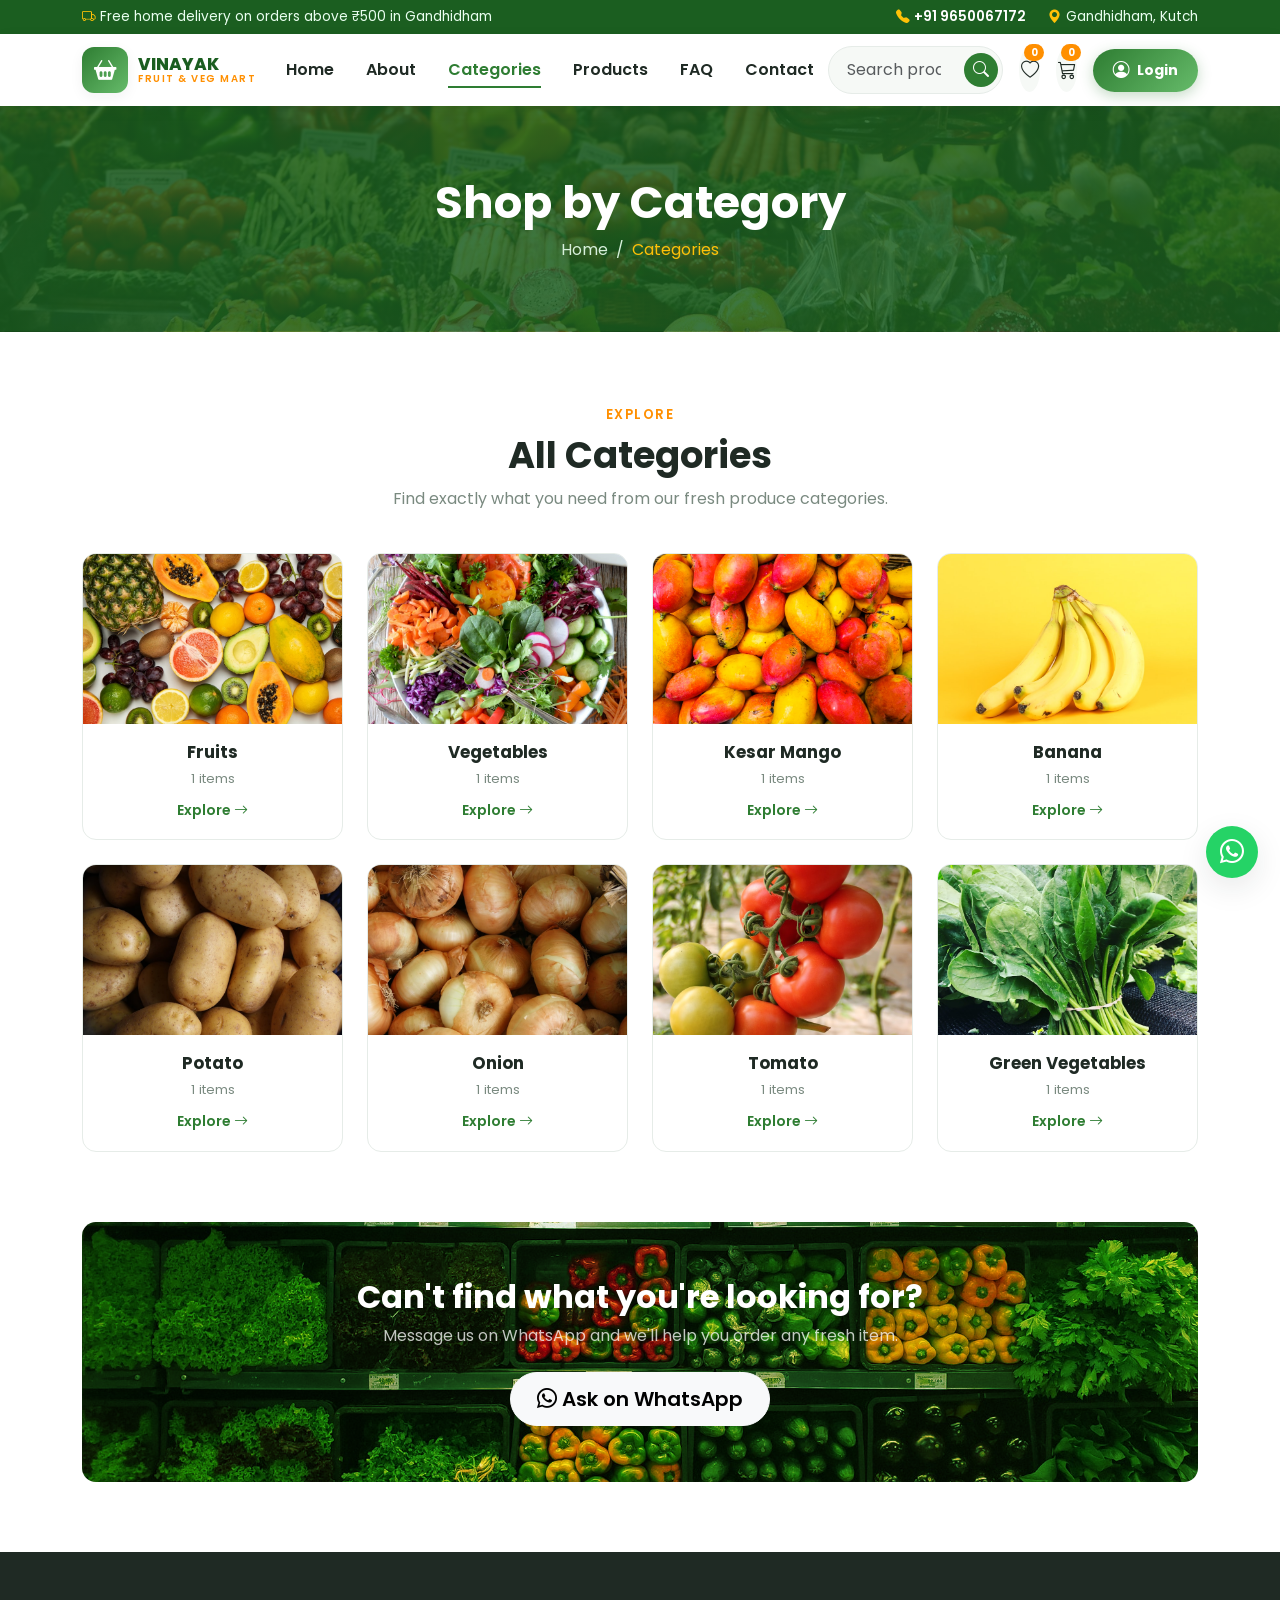
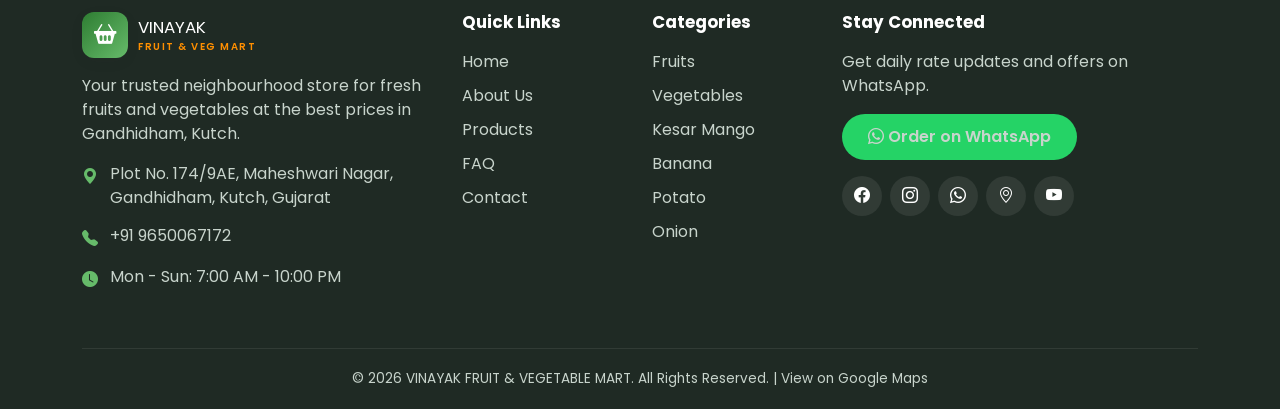
<file: categories.html>
﻿<!DOCTYPE html>
<html lang="en">
<head>
  <meta charset="UTF-8">
  <meta name="viewport" content="width=device-width, initial-scale=1.0">
  <title>Categories | Vinayak Fruit &amp; Vegetable Mart</title>
  <meta name="description" content="Browse all categories of fresh fruits and vegetables at Vinayak Mart - Fruits, Vegetables, Kesar Mango, Banana, Potato, Onion, Tomato and Green Vegetables.">

  <link rel="preconnect" href="https://fonts.googleapis.com">
  <link rel="preconnect" href="https://fonts.gstatic.com" crossorigin>
  <link href="https://fonts.googleapis.com/css2?family=Poppins:wght@400;500;600;700;800&display=swap" rel="stylesheet">
  <link href="https://cdn.jsdelivr.net/npm/bootstrap@5.3.3/dist/css/bootstrap.min.css" rel="stylesheet">
  <link href="https://cdn.jsdelivr.net/npm/bootstrap-icons@1.11.3/font/bootstrap-icons.min.css" rel="stylesheet">
  <link href="assets/css/style.css" rel="stylesheet">
  <!-- Favicon -->
  <link rel="icon" type="image/svg+xml" href="assets/images/favicon.svg">
  <link rel="shortcut icon" href="assets/images/favicon.svg">
  <meta name="theme-color" content="#2e7d32">
</head>
<body>

  <div id="vk-header"></div>

  <!-- ============ PAGE HERO ============ -->
  <section class="page-hero">
    <div class="container">
      <h1>Shop by Category</h1>
      <nav aria-label="breadcrumb">
        <ol class="breadcrumb">
          <li class="breadcrumb-item"><a href="/">Home</a></li>
          <li class="breadcrumb-item active" aria-current="page">Categories</li>
        </ol>
      </nav>
    </div>
  </section>

  <!-- ============ CATEGORIES GRID ============ -->
  <section class="section">
    <div class="container">
      <div class="section-head text-center reveal">
        <span class="eyebrow">Explore</span>
        <h2>All Categories</h2>
        <p>Find exactly what you need from our fresh produce categories.</p>
      </div>
      <div class="row g-3 g-md-4" id="allCategories"></div>
    </div>
  </section>

  <!-- ============ CTA ============ -->
  <section class="section pt-0">
    <div class="container">
      <div class="promo-banner reveal text-center">
        <h2>Can't find what you're looking for?</h2>
        <p class="opacity-75">Message us on WhatsApp and we'll help you order any fresh item.</p>
        <a href="https://wa.me/919650067172" class="btn btn-light btn-lg mt-2" target="_blank" rel="noopener"><i class="bi bi-whatsapp"></i> Ask on WhatsApp</a>
      </div>
    </div>
  </section>

  <div id="vk-footer"></div>
  <div id="vk-floating"></div>

  <script src="https://cdn.jsdelivr.net/npm/bootstrap@5.3.3/dist/js/bootstrap.bundle.min.js"></script>
  <script src="assets/js/data.js"></script>
  <script src="assets/js/main.js"></script>
  <script src="assets/js/components.js"></script>
  <script>
    document.addEventListener("DOMContentLoaded", function () {
      document.getElementById("allCategories").innerHTML =
        VK_CATEGORIES.map((c) => VK.categoryCard(c)).join("");
      VK.initReveal();
    });
  </script>
</body>
</html>
</file>
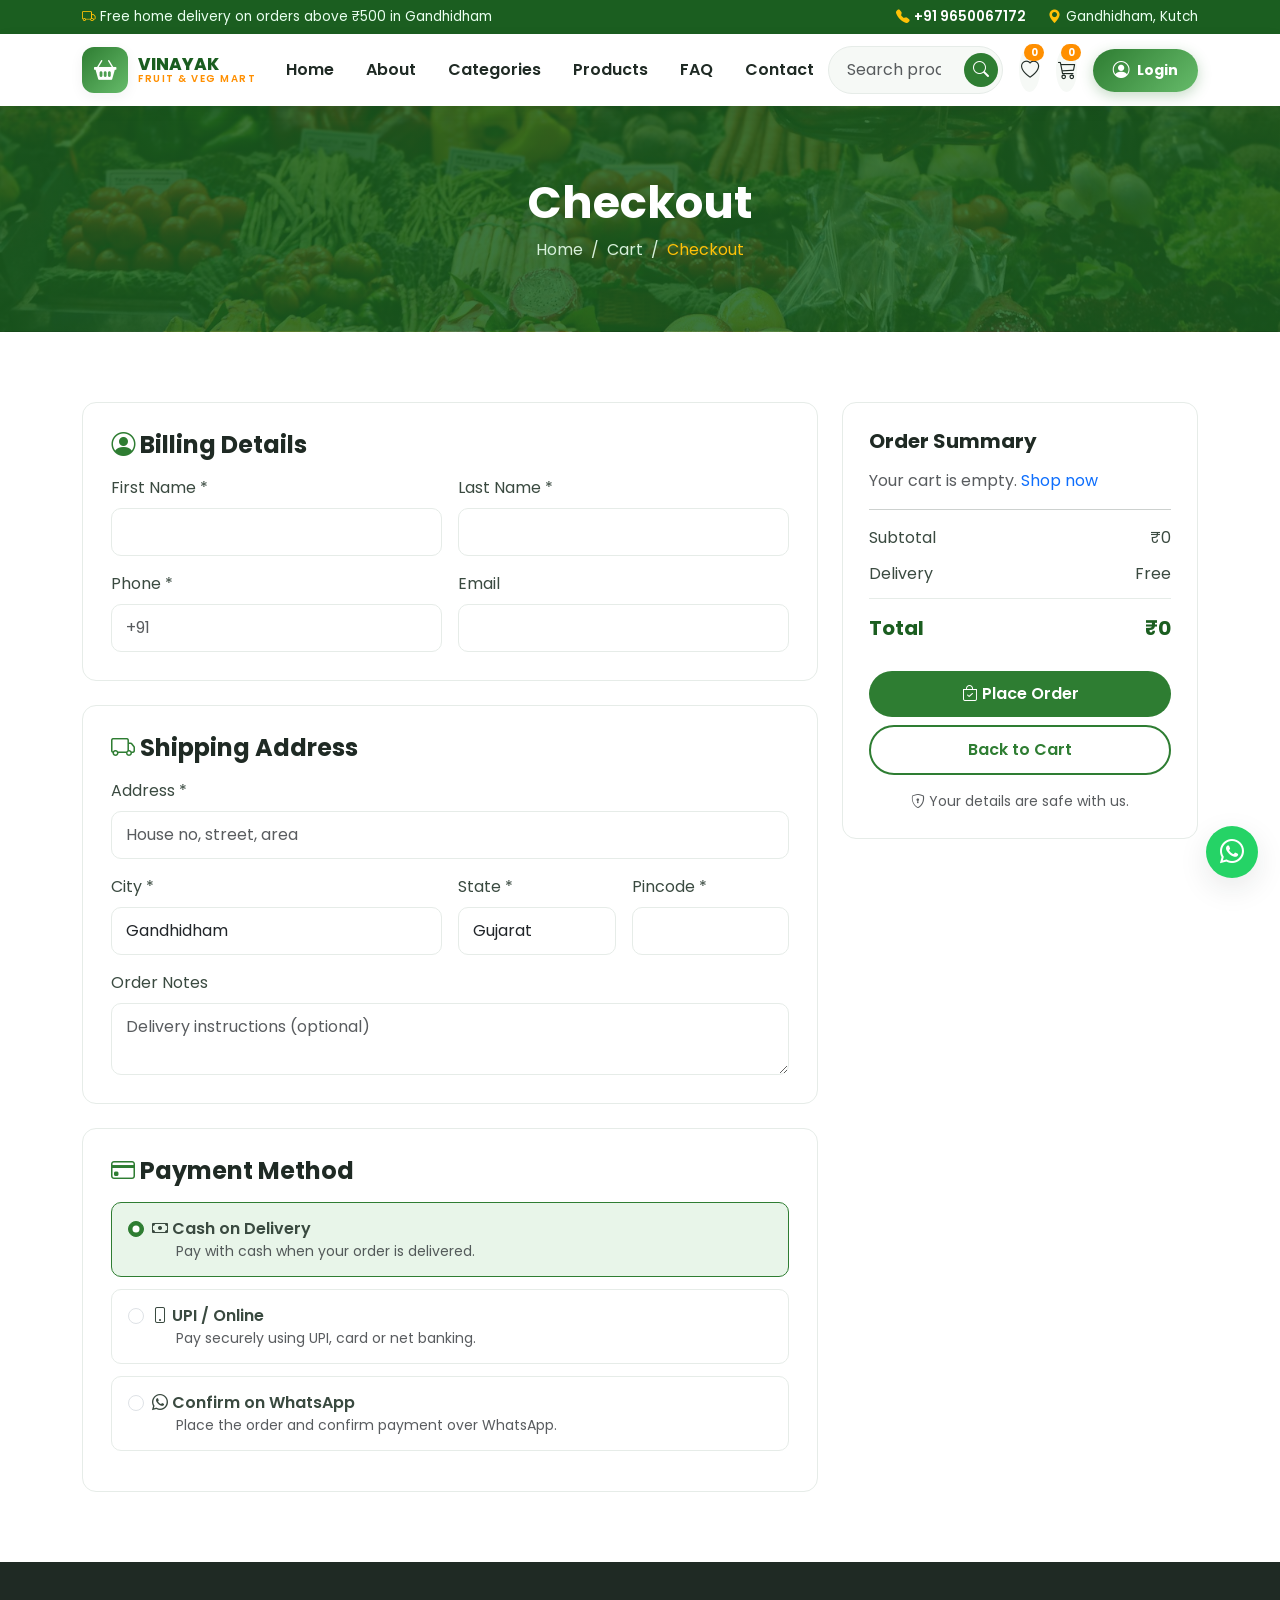
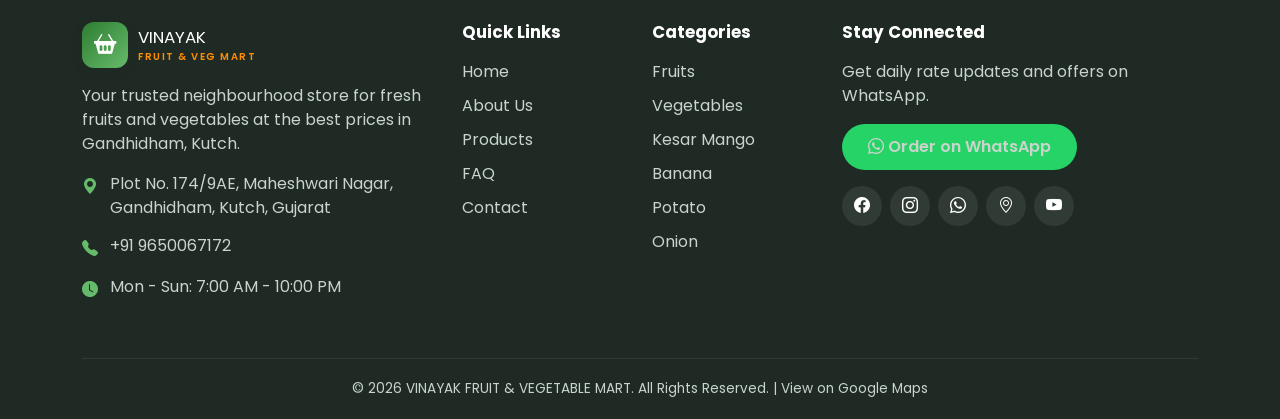
<file: checkout.html>
﻿<!DOCTYPE html>
<html lang="en">
<head>
  <meta charset="UTF-8">
  <meta name="viewport" content="width=device-width, initial-scale=1.0">
  <title>Checkout | Vinayak Fruit &amp; Vegetable Mart</title>
  <meta name="description" content="Securely place your order at Vinayak Fruit & Vegetable Mart. Enter billing and shipping details and choose your payment method.">

  <link rel="preconnect" href="https://fonts.googleapis.com">
  <link rel="preconnect" href="https://fonts.gstatic.com" crossorigin>
  <link href="https://fonts.googleapis.com/css2?family=Poppins:wght@400;500;600;700;800&display=swap" rel="stylesheet">
  <link href="https://cdn.jsdelivr.net/npm/bootstrap@5.3.3/dist/css/bootstrap.min.css" rel="stylesheet">
  <link href="https://cdn.jsdelivr.net/npm/bootstrap-icons@1.11.3/font/bootstrap-icons.min.css" rel="stylesheet">
  <link href="assets/css/style.css" rel="stylesheet">
  <!-- Favicon -->
  <link rel="icon" type="image/svg+xml" href="assets/images/favicon.svg">
  <link rel="shortcut icon" href="assets/images/favicon.svg">
  <meta name="theme-color" content="#2e7d32">
</head>
<body>

  <div id="vk-header"></div>

  <!-- ============ PAGE HERO ============ -->
  <section class="page-hero">
    <div class="container">
      <h1>Checkout</h1>
      <nav aria-label="breadcrumb">
        <ol class="breadcrumb">
          <li class="breadcrumb-item"><a href="/">Home</a></li>
          <li class="breadcrumb-item"><a href="cart.html">Cart</a></li>
          <li class="breadcrumb-item active" aria-current="page">Checkout</li>
        </ol>
      </nav>
    </div>
  </section>

  <!-- ============ CHECKOUT ============ -->
  <section class="section">
    <div class="container">
      <form onsubmit="VK.toast('Order placed successfully! We will contact you shortly.','bi-bag-check-fill');return false;">
        <div class="row g-4">

          <!-- Left: forms -->
          <div class="col-lg-8">
            <!-- Billing details -->
            <div class="form-card mb-4">
              <h4 class="mb-3"><i class="bi bi-person-circle text-green"></i> Billing Details</h4>
              <div class="row g-3">
                <div class="col-md-6"><label class="form-label">First Name *</label><input type="text" class="form-control" required></div>
                <div class="col-md-6"><label class="form-label">Last Name *</label><input type="text" class="form-control" required></div>
                <div class="col-md-6"><label class="form-label">Phone *</label><input type="tel" class="form-control" placeholder="+91" required></div>
                <div class="col-md-6"><label class="form-label">Email</label><input type="email" class="form-control"></div>
              </div>
            </div>

            <!-- Shipping address -->
            <div class="form-card mb-4">
              <h4 class="mb-3"><i class="bi bi-truck text-green"></i> Shipping Address</h4>
              <div class="row g-3">
                <div class="col-12"><label class="form-label">Address *</label><input type="text" class="form-control" placeholder="House no, street, area" required></div>
                <div class="col-md-6"><label class="form-label">City *</label><input type="text" class="form-control" value="Gandhidham" required></div>
                <div class="col-md-3"><label class="form-label">State *</label><input type="text" class="form-control" value="Gujarat" required></div>
                <div class="col-md-3"><label class="form-label">Pincode *</label><input type="text" class="form-control" required></div>
                <div class="col-12"><label class="form-label">Order Notes</label><textarea class="form-control" rows="2" placeholder="Delivery instructions (optional)"></textarea></div>
              </div>
            </div>

            <!-- Payment method -->
            <div class="form-card">
              <h4 class="mb-3"><i class="bi bi-credit-card text-green"></i> Payment Method</h4>
              <div class="payment-option active" onclick="VKpay.select(this)">
                <div class="form-check mb-0">
                  <input class="form-check-input" type="radio" name="payment" id="pay-cod" checked>
                  <label class="form-check-label fw-semibold" for="pay-cod"><i class="bi bi-cash"></i> Cash on Delivery</label>
                  <div class="small text-muted ms-4">Pay with cash when your order is delivered.</div>
                </div>
              </div>
              <div class="payment-option" onclick="VKpay.select(this)">
                <div class="form-check mb-0">
                  <input class="form-check-input" type="radio" name="payment" id="pay-upi">
                  <label class="form-check-label fw-semibold" for="pay-upi"><i class="bi bi-phone"></i> UPI / Online</label>
                  <div class="small text-muted ms-4">Pay securely using UPI, card or net banking.</div>
                </div>
              </div>
              <div class="payment-option" onclick="VKpay.select(this)">
                <div class="form-check mb-0">
                  <input class="form-check-input" type="radio" name="payment" id="pay-wa">
                  <label class="form-check-label fw-semibold" for="pay-wa"><i class="bi bi-whatsapp"></i> Confirm on WhatsApp</label>
                  <div class="small text-muted ms-4">Place the order and confirm payment over WhatsApp.</div>
                </div>
              </div>
            </div>
          </div>

          <!-- Right: order summary -->
          <div class="col-lg-4">
            <div class="cart-summary">
              <h5 class="mb-3">Order Summary</h5>
              <div id="checkoutSummary"></div>
              <button type="submit" class="btn btn-vk w-100 mt-3"><i class="bi bi-bag-check"></i> Place Order</button>
              <a href="cart.html" class="btn btn-vk-outline w-100 mt-2">Back to Cart</a>
              <p class="small text-muted text-center mt-3 mb-0"><i class="bi bi-shield-lock"></i> Your details are safe with us.</p>
            </div>
          </div>

        </div>
      </form>
    </div>
  </section>

  <div id="vk-footer"></div>
  <div id="vk-floating"></div>

  <script src="https://cdn.jsdelivr.net/npm/bootstrap@5.3.3/dist/js/bootstrap.bundle.min.js"></script>
  <script src="assets/js/data.js"></script>
  <script src="assets/js/main.js"></script>
  <script src="assets/js/components.js"></script>
  <script>
    window.VKpay = {
      select(el) {
        document.querySelectorAll(".payment-option").forEach((o) => o.classList.remove("active"));
        el.classList.add("active");
        el.querySelector('input[type="radio"]').checked = true;
      },
    };
  </script>
</body>
</html>
</file>
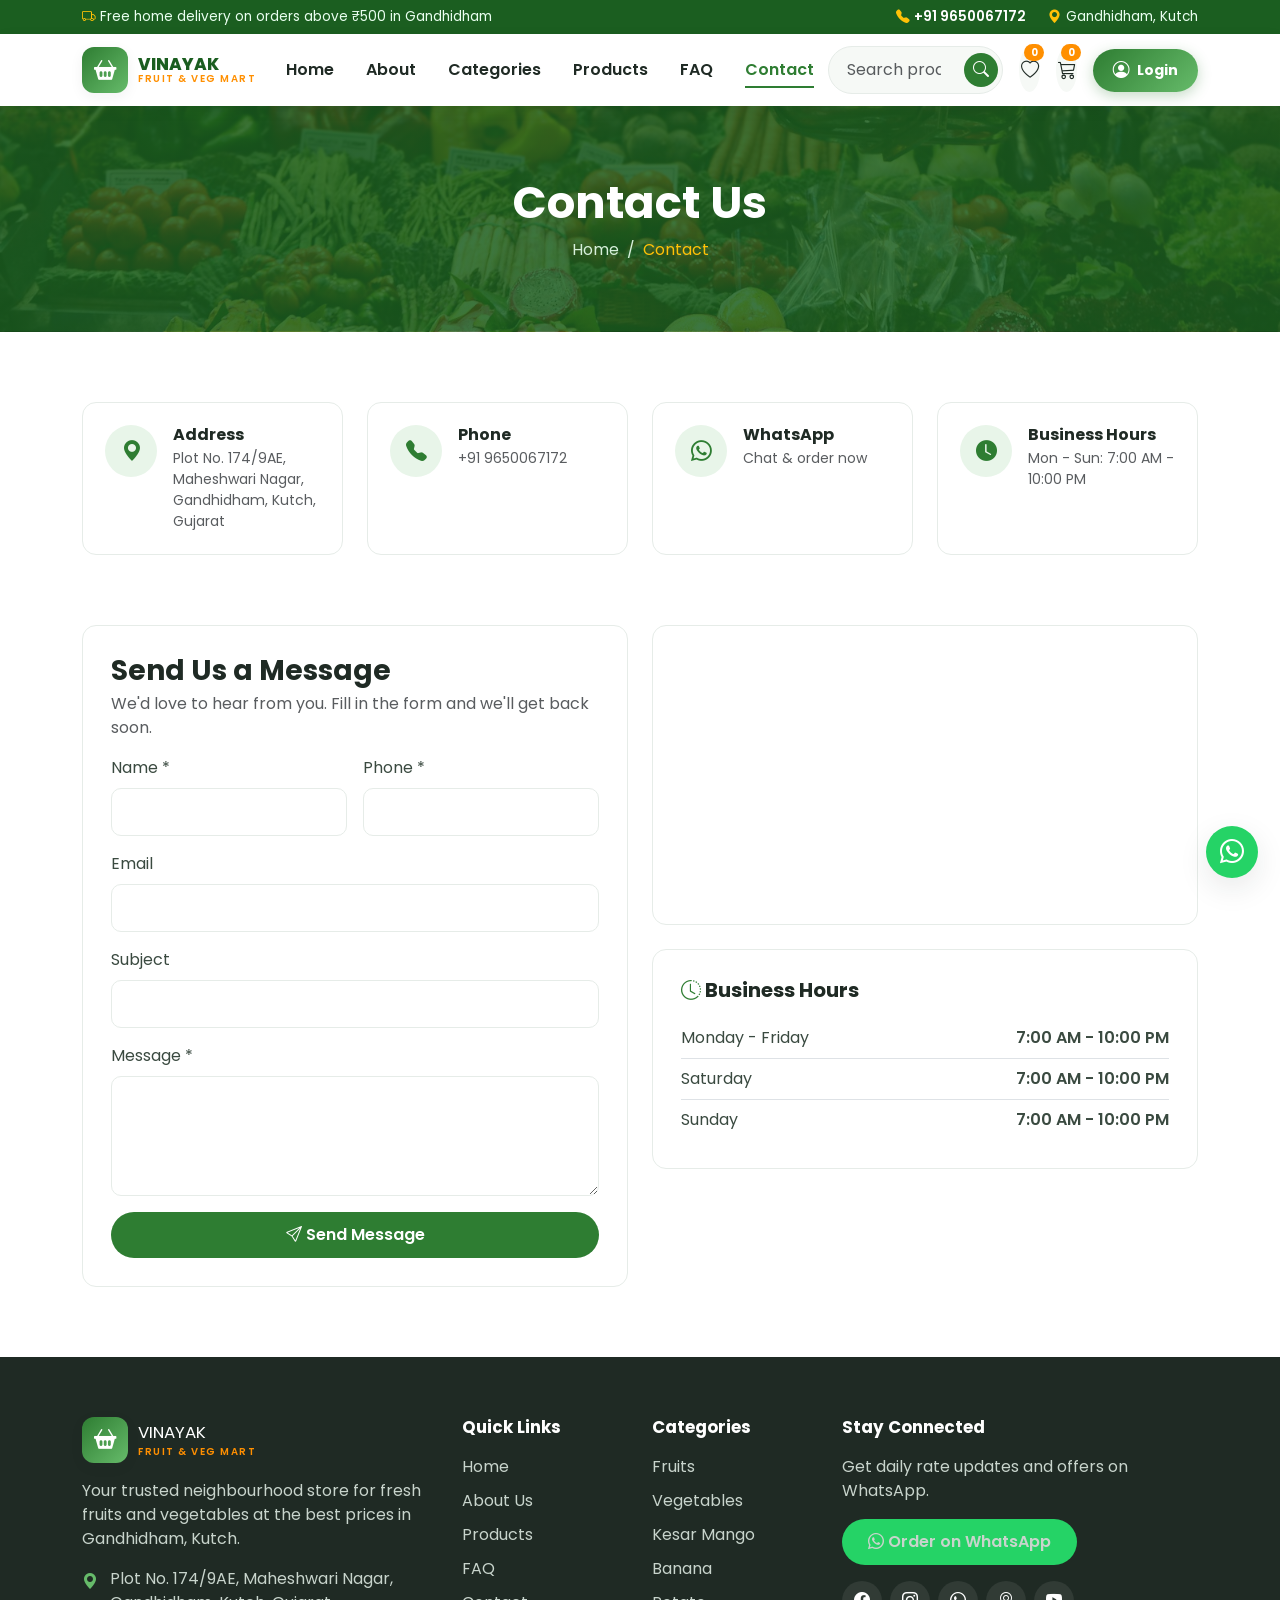
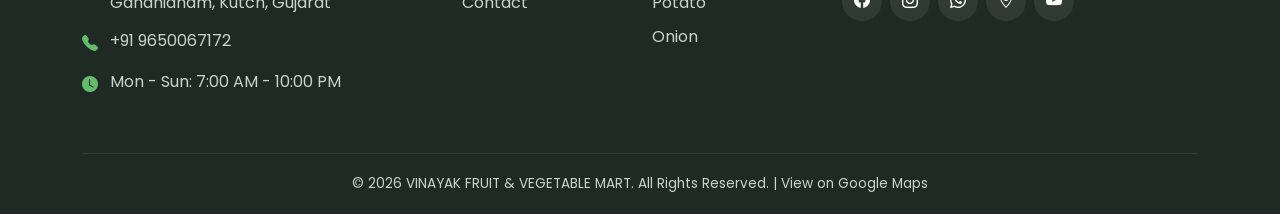
<file: contact.html>
﻿<!DOCTYPE html>
<html lang="en">
<head>
  <meta charset="UTF-8">
  <meta name="viewport" content="width=device-width, initial-scale=1.0">
  <title>Contact Us | Vinayak Fruit &amp; Vegetable Mart</title>
  <meta name="description" content="Contact Vinayak Fruit & Vegetable Mart in Gandhidham, Kutch. Call +91 9650067172, visit our store or send us a message. Open Mon-Sun 7AM-10PM.">

  <link rel="preconnect" href="https://fonts.googleapis.com">
  <link rel="preconnect" href="https://fonts.gstatic.com" crossorigin>
  <link href="https://fonts.googleapis.com/css2?family=Poppins:wght@400;500;600;700;800&display=swap" rel="stylesheet">
  <link href="https://cdn.jsdelivr.net/npm/bootstrap@5.3.3/dist/css/bootstrap.min.css" rel="stylesheet">
  <link href="https://cdn.jsdelivr.net/npm/bootstrap-icons@1.11.3/font/bootstrap-icons.min.css" rel="stylesheet">
  <link href="assets/css/style.css" rel="stylesheet">
  <!-- Favicon -->
  <link rel="icon" type="image/svg+xml" href="assets/images/favicon.svg">
  <link rel="shortcut icon" href="assets/images/favicon.svg">
  <meta name="theme-color" content="#2e7d32">
</head>
<body>

  <div id="vk-header"></div>

  <!-- ============ PAGE HERO ============ -->
  <section class="page-hero">
    <div class="container">
      <h1>Contact Us</h1>
      <nav aria-label="breadcrumb">
        <ol class="breadcrumb">
          <li class="breadcrumb-item"><a href="/">Home</a></li>
          <li class="breadcrumb-item active" aria-current="page">Contact</li>
        </ol>
      </nav>
    </div>
  </section>

  <!-- ============ CONTACT INFO CARDS ============ -->
  <section class="section">
    <div class="container">
      <div class="row g-4">
        <div class="col-md-6 col-lg-3 reveal">
          <div class="contact-info-card">
            <div class="icon"><i class="bi bi-geo-alt-fill"></i></div>
            <div><h6 class="mb-1">Address</h6><p class="text-muted small mb-0">Plot No. 174/9AE, Maheshwari Nagar, Gandhidham, Kutch, Gujarat</p></div>
          </div>
        </div>
        <div class="col-md-6 col-lg-3 reveal">
          <div class="contact-info-card">
            <div class="icon"><i class="bi bi-telephone-fill"></i></div>
            <div><h6 class="mb-1">Phone</h6><p class="text-muted small mb-0"><a href="tel:+919650067172" class="text-muted">+91 9650067172</a></p></div>
          </div>
        </div>
        <div class="col-md-6 col-lg-3 reveal">
          <div class="contact-info-card">
            <div class="icon"><i class="bi bi-whatsapp"></i></div>
            <div><h6 class="mb-1">WhatsApp</h6><p class="text-muted small mb-0"><a href="https://wa.me/919650067172" class="text-muted" target="_blank" rel="noopener">Chat &amp; order now</a></p></div>
          </div>
        </div>
        <div class="col-md-6 col-lg-3 reveal">
          <div class="contact-info-card">
            <div class="icon"><i class="bi bi-clock-fill"></i></div>
            <div><h6 class="mb-1">Business Hours</h6><p class="text-muted small mb-0">Mon - Sun: 7:00 AM - 10:00 PM</p></div>
          </div>
        </div>
      </div>
    </div>
  </section>

  <!-- ============ FORM + MAP ============ -->
  <section class="section pt-0">
    <div class="container">
      <div class="row g-4">
        <!-- Contact form -->
        <div class="col-lg-6 reveal">
          <div class="form-card h-100">
            <h3 class="mb-1">Send Us a Message</h3>
            <p class="text-muted">We'd love to hear from you. Fill in the form and we'll get back soon.</p>
            <form onsubmit="VK.toast('Message sent! We will reply shortly.','bi-send-check-fill');this.reset();return false;">
              <div class="row g-3">
                <div class="col-md-6"><label class="form-label">Name *</label><input type="text" class="form-control" required></div>
                <div class="col-md-6"><label class="form-label">Phone *</label><input type="tel" class="form-control" required></div>
                <div class="col-12"><label class="form-label">Email</label><input type="email" class="form-control"></div>
                <div class="col-12"><label class="form-label">Subject</label><input type="text" class="form-control"></div>
                <div class="col-12"><label class="form-label">Message *</label><textarea class="form-control" rows="4" required></textarea></div>
                <div class="col-12"><button type="submit" class="btn btn-vk w-100"><i class="bi bi-send"></i> Send Message</button></div>
              </div>
            </form>
          </div>
        </div>

        <!-- Map + business hours -->
        <div class="col-lg-6 reveal">
          <div class="map-embed mb-4" style="height:300px">
            <iframe title="Vinayak Mart Location" src="https://www.google.com/maps?q=Maheshwari+Nagar,Gandhidham,Kutch,Gujarat&output=embed" loading="lazy" referrerpolicy="no-referrer-when-downgrade"></iframe>
          </div>
          <div class="form-card">
            <h5 class="mb-3"><i class="bi bi-clock-history text-green"></i> Business Hours</h5>
            <ul class="list-unstyled mb-0">
              <li class="d-flex justify-content-between py-2 border-bottom"><span>Monday - Friday</span><span class="fw-semibold">7:00 AM - 10:00 PM</span></li>
              <li class="d-flex justify-content-between py-2 border-bottom"><span>Saturday</span><span class="fw-semibold">7:00 AM - 10:00 PM</span></li>
              <li class="d-flex justify-content-between py-2"><span>Sunday</span><span class="fw-semibold">7:00 AM - 10:00 PM</span></li>
            </ul>
          </div>
        </div>
      </div>
    </div>
  </section>

  <div id="vk-footer"></div>
  <div id="vk-floating"></div>

  <script src="https://cdn.jsdelivr.net/npm/bootstrap@5.3.3/dist/js/bootstrap.bundle.min.js"></script>
  <script src="assets/js/data.js"></script>
  <script src="assets/js/main.js"></script>
  <script src="assets/js/components.js"></script>
</body>
</html>
</file>
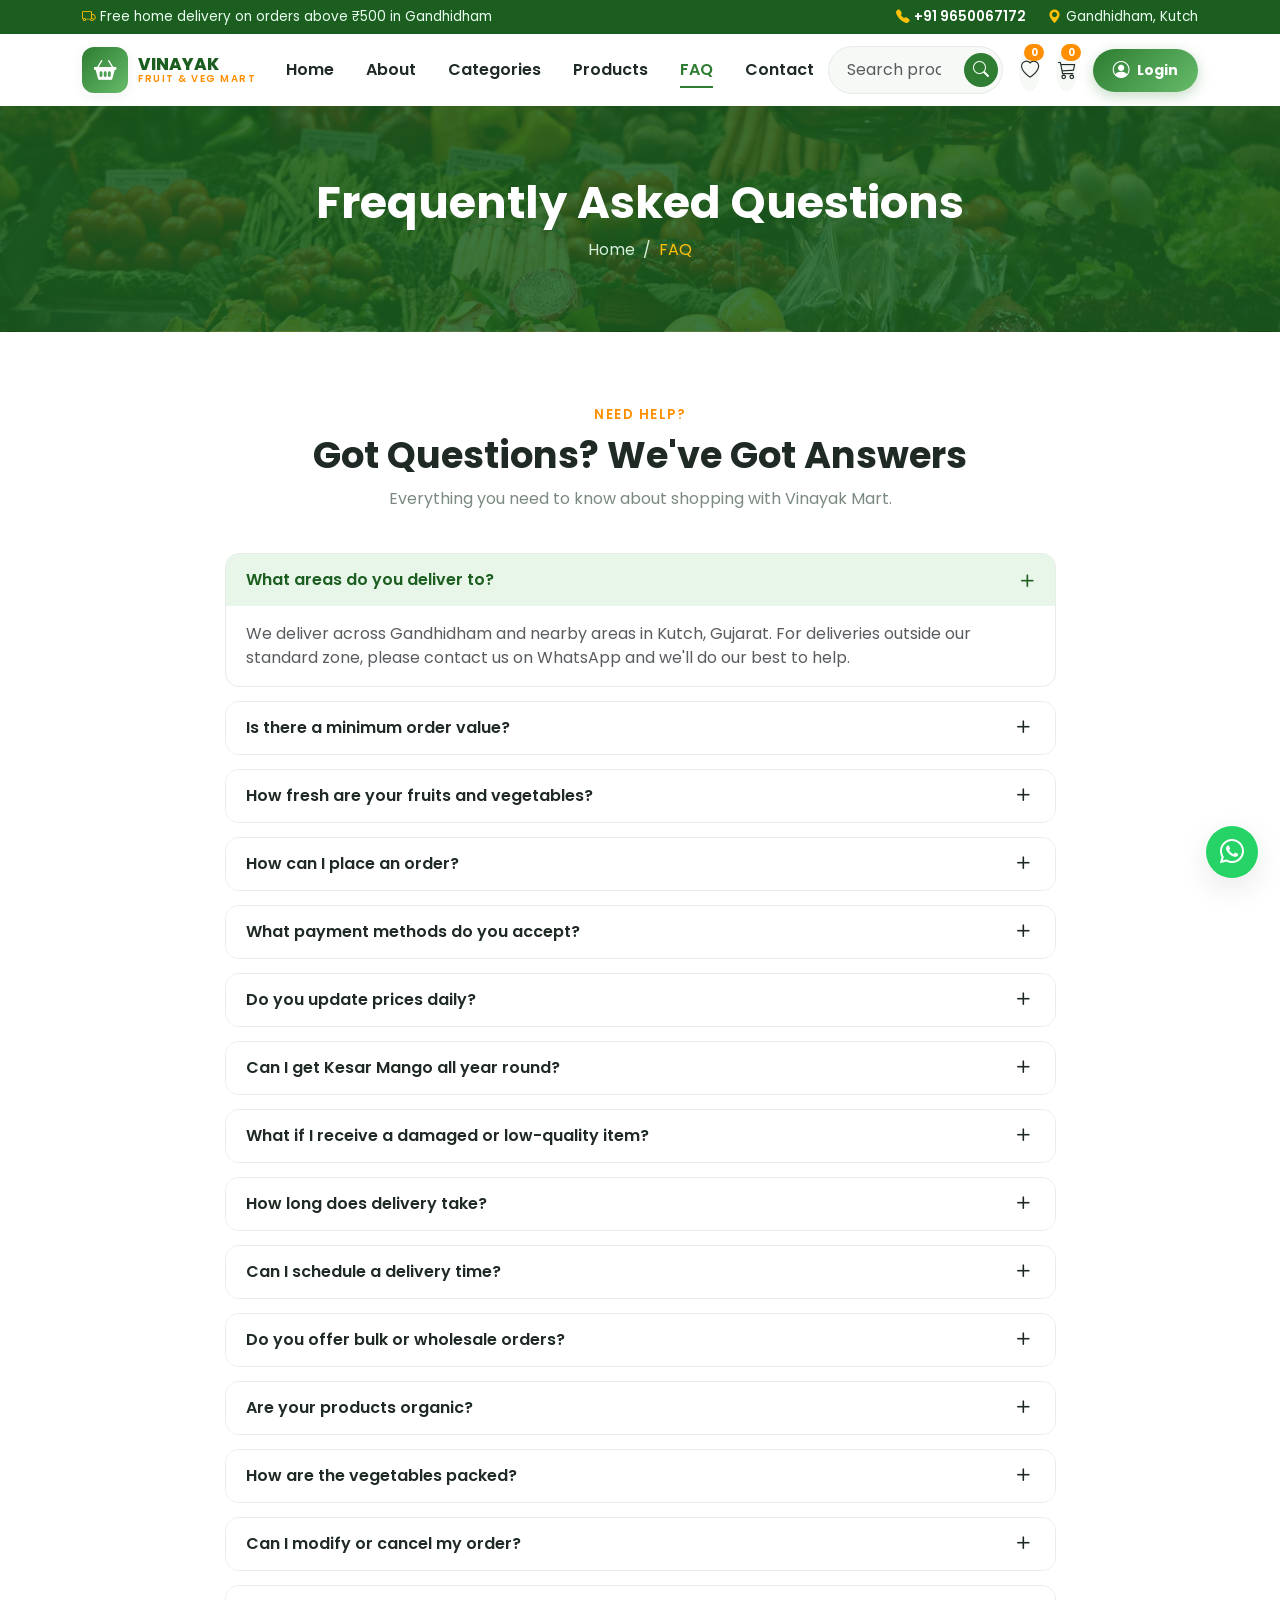
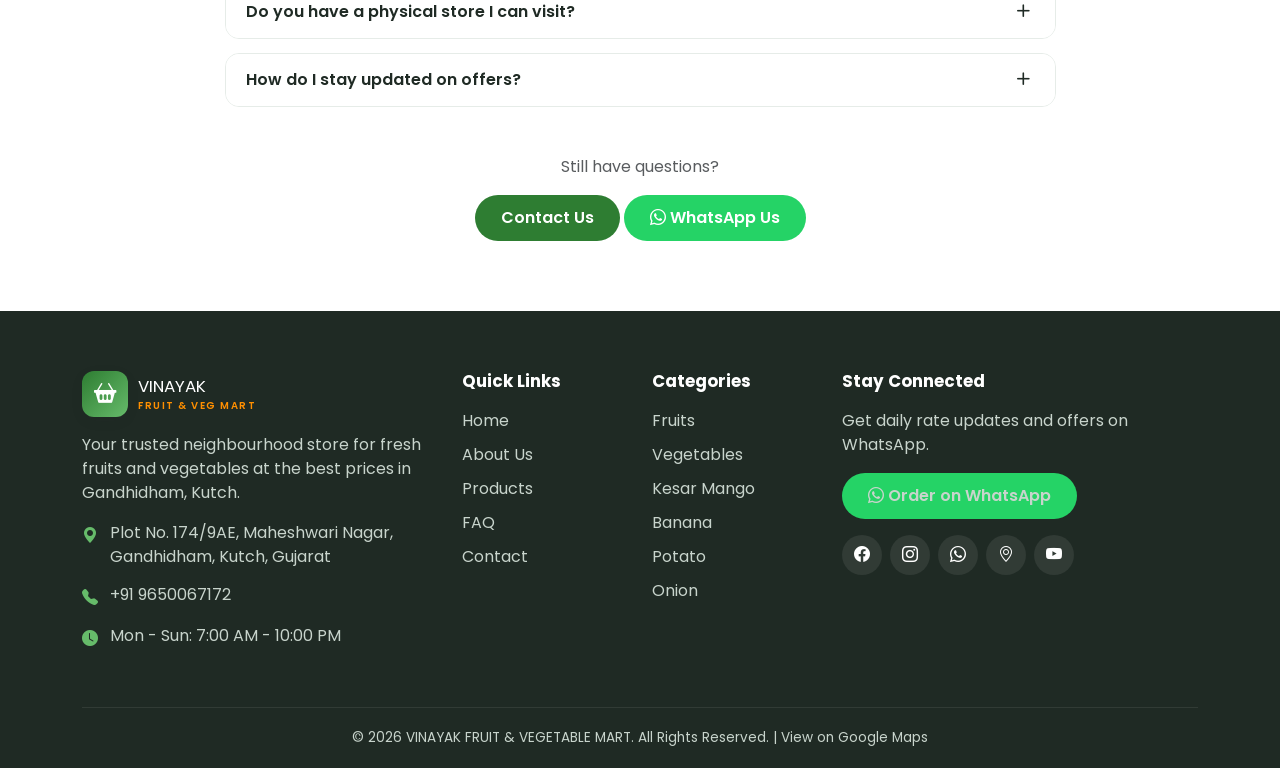
<file: faq.html>
﻿<!DOCTYPE html>
<html lang="en">
<head>
  <meta charset="UTF-8">
  <meta name="viewport" content="width=device-width, initial-scale=1.0">
  <title>FAQ | Vinayak Fruit &amp; Vegetable Mart</title>
  <meta name="description" content="Frequently asked questions about ordering, delivery, payment and freshness at Vinayak Fruit & Vegetable Mart, Gandhidham.">

  <link rel="preconnect" href="https://fonts.googleapis.com">
  <link rel="preconnect" href="https://fonts.gstatic.com" crossorigin>
  <link href="https://fonts.googleapis.com/css2?family=Poppins:wght@400;500;600;700;800&display=swap" rel="stylesheet">
  <link href="https://cdn.jsdelivr.net/npm/bootstrap@5.3.3/dist/css/bootstrap.min.css" rel="stylesheet">
  <link href="https://cdn.jsdelivr.net/npm/bootstrap-icons@1.11.3/font/bootstrap-icons.min.css" rel="stylesheet">
  <link href="assets/css/style.css" rel="stylesheet">
  <!-- Favicon -->
  <link rel="icon" type="image/svg+xml" href="assets/images/favicon.svg">
  <link rel="shortcut icon" href="assets/images/favicon.svg">
  <meta name="theme-color" content="#2e7d32">
</head>
<body>

  <div id="vk-header"></div>

  <!-- ============ PAGE HERO ============ -->
  <section class="page-hero">
    <div class="container">
      <h1>Frequently Asked Questions</h1>
      <nav aria-label="breadcrumb">
        <ol class="breadcrumb">
          <li class="breadcrumb-item"><a href="/">Home</a></li>
          <li class="breadcrumb-item active" aria-current="page">FAQ</li>
        </ol>
      </nav>
    </div>
  </section>

  <!-- ============ FAQ ACCORDION ============ -->
  <section class="section">
    <div class="container">
      <div class="row justify-content-center">
        <div class="col-lg-9">
          <div class="section-head text-center reveal">
            <span class="eyebrow">Need Help?</span>
            <h2>Got Questions? We've Got Answers</h2>
            <p>Everything you need to know about shopping with Vinayak Mart.</p>
          </div>
          <div class="accordion faq-accordion" id="faqAccordion"></div>

          <div class="text-center mt-5 reveal">
            <p class="text-muted">Still have questions?</p>
            <a href="contact.html" class="btn btn-vk">Contact Us</a>
            <a href="https://wa.me/919650067172" class="btn btn-whatsapp" target="_blank" rel="noopener"><i class="bi bi-whatsapp"></i> WhatsApp Us</a>
          </div>
        </div>
      </div>
    </div>
  </section>

  <div id="vk-footer"></div>
  <div id="vk-floating"></div>

  <script src="https://cdn.jsdelivr.net/npm/bootstrap@5.3.3/dist/js/bootstrap.bundle.min.js"></script>
  <script src="assets/js/data.js"></script>
  <script src="assets/js/main.js"></script>
  <script src="assets/js/components.js"></script>
  <script>
    // ----- FAQ data + rendering -----
    const FAQS = [
      { q: "What areas do you deliver to?", a: "We deliver across Gandhidham and nearby areas in Kutch, Gujarat. For deliveries outside our standard zone, please contact us on WhatsApp and we'll do our best to help." },
      { q: "Is there a minimum order value?", a: "There is no strict minimum order, but orders above ₹500 qualify for free home delivery. Smaller orders may have a nominal delivery charge of ₹40." },
      { q: "How fresh are your fruits and vegetables?", a: "All produce is sourced fresh every morning directly from local farmers and markets. We hand-pick each item to ensure top quality before it reaches you." },
      { q: "How can I place an order?", a: "You can order directly through our website by adding items to your cart and checking out, or simply message us on WhatsApp at +91 9650067172 for a quick order." },
      { q: "What payment methods do you accept?", a: "We accept Cash on Delivery, UPI, cards and net banking. You can also confirm your order and payment conveniently over WhatsApp." },
      { q: "Do you update prices daily?", a: "Yes. Fruit and vegetable rates change with the market, so we update our Today's Rate List every morning for full transparency." },
      { q: "Can I get Kesar Mango all year round?", a: "Kesar Mango is a seasonal fruit, typically available during the summer months. Follow us on WhatsApp to know exactly when fresh stock arrives." },
      { q: "What if I receive a damaged or low-quality item?", a: "Customer satisfaction is our priority. If any item doesn't meet our quality standards, contact us within 24 hours for a quick replacement or refund." },
      { q: "How long does delivery take?", a: "Orders placed before our evening cut-off are usually delivered the same day. Others are delivered the next morning, fresh and on time." },
      { q: "Can I schedule a delivery time?", a: "Yes, you can mention your preferred delivery slot in the order notes during checkout or while ordering on WhatsApp, and we'll try to accommodate it." },
      { q: "Do you offer bulk or wholesale orders?", a: "Absolutely. We supply to restaurants, caterers and events. Contact us on WhatsApp for special bulk pricing and regular supply arrangements." },
      { q: "Are your products organic?", a: "We offer a mix of conventional and naturally grown produce. Please ask us about specific items if you are looking for organically grown fruits and vegetables." },
      { q: "How are the vegetables packed?", a: "We pack produce in clean, food-safe, eco-friendly packaging to keep everything fresh and hygienic during delivery." },
      { q: "Can I modify or cancel my order?", a: "Yes, you can modify or cancel your order before it is dispatched. Just reach out to us quickly on WhatsApp or by phone." },
      { q: "Do you have a physical store I can visit?", a: "Yes! Visit us at Plot No. 174/9AE, Maheshwari Nagar, Gandhidham, Kutch, Gujarat. We are open Mon–Sun, 7:00 AM to 10:00 PM." },
      { q: "How do I stay updated on offers?", a: "Subscribe to our newsletter or message us on WhatsApp to receive daily rates, seasonal offers and special combo deals." },
    ];

    document.addEventListener("DOMContentLoaded", function () {
      document.getElementById("faqAccordion").innerHTML = FAQS.map(
        (f, i) => `
        <div class="accordion-item reveal">
          <h3 class="accordion-header" id="faqH${i}">
            <button class="accordion-button ${i === 0 ? "" : "collapsed"}" type="button" data-bs-toggle="collapse" data-bs-target="#faqC${i}" aria-expanded="${i === 0}" aria-controls="faqC${i}">
              ${f.q}
            </button>
          </h3>
          <div id="faqC${i}" class="accordion-collapse collapse ${i === 0 ? "show" : ""}" aria-labelledby="faqH${i}" data-bs-parent="#faqAccordion">
            <div class="accordion-body text-muted">${f.a}</div>
          </div>
        </div>`
      ).join("");
      VK.initReveal();
    });
  </script>
</body>
</html>
</file>
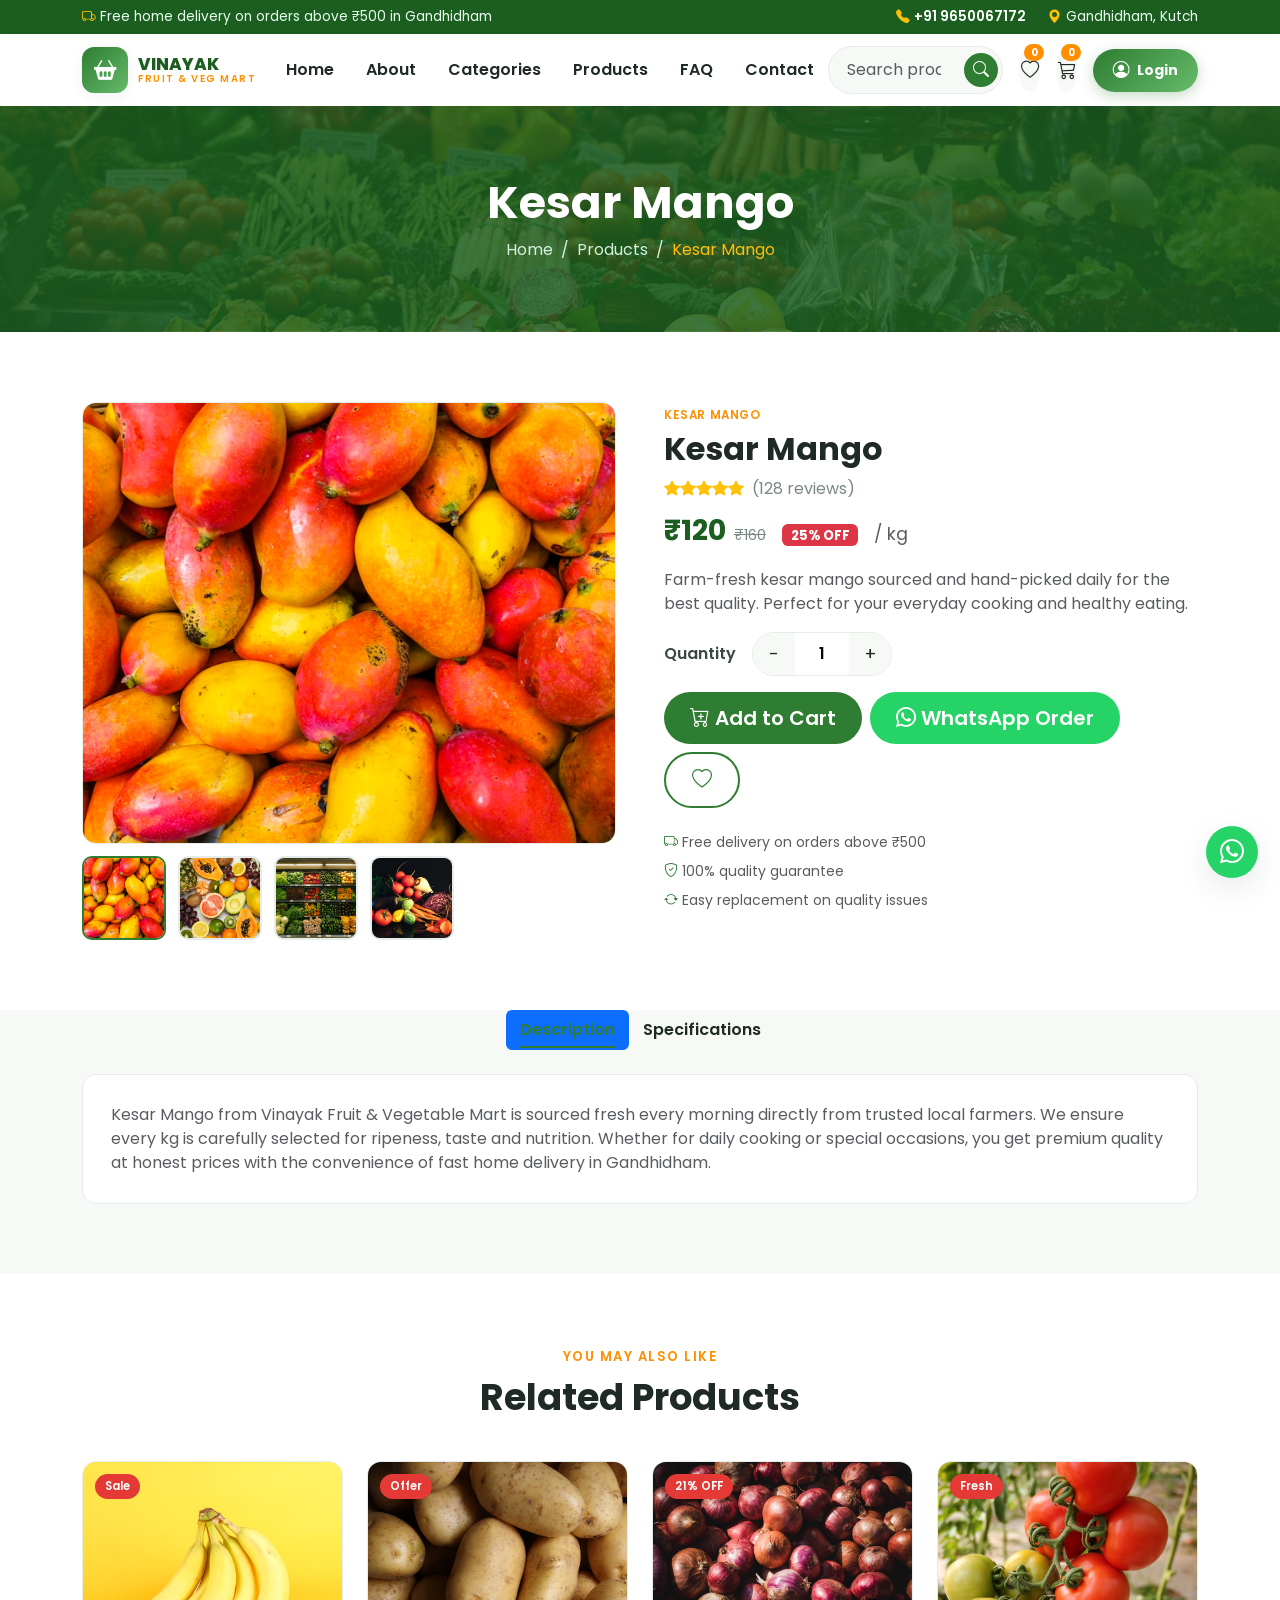
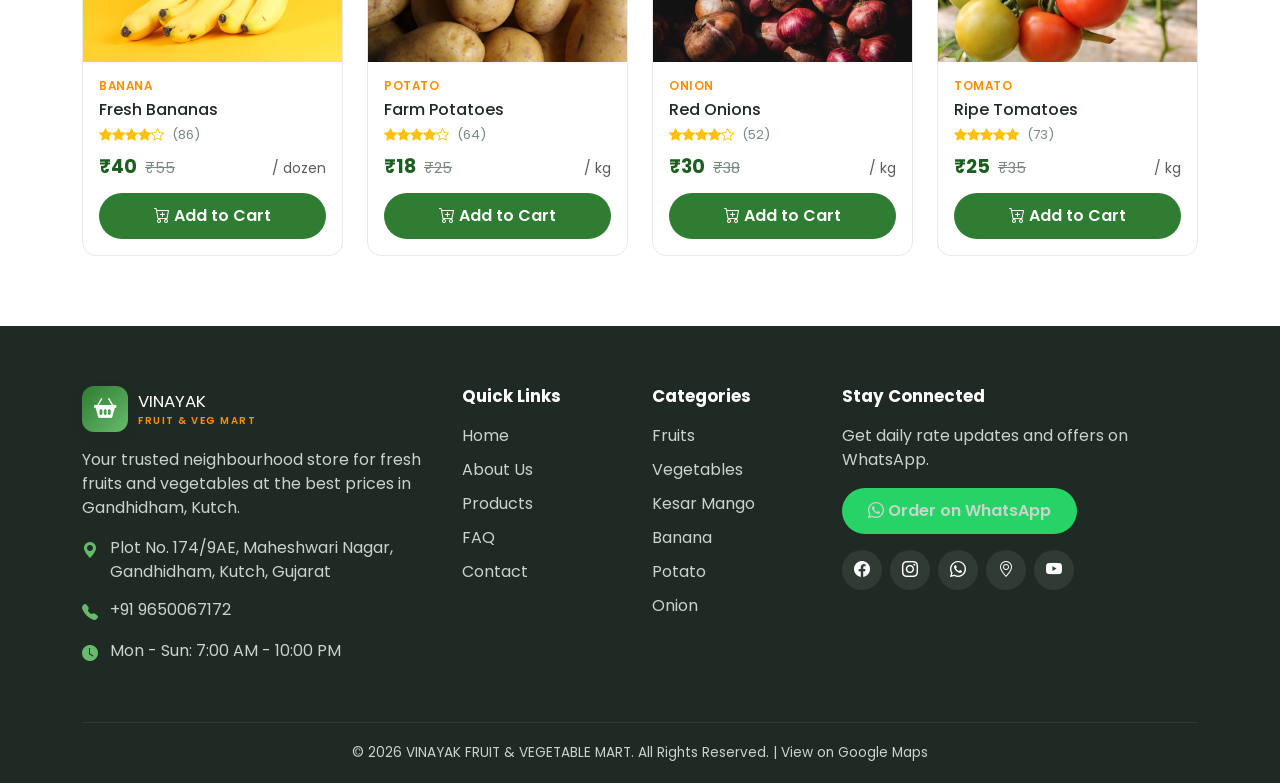
<file: product-details.html>
﻿<!DOCTYPE html>
<html lang="en">
<head>
  <meta charset="UTF-8">
  <meta name="viewport" content="width=device-width, initial-scale=1.0">
  <title>Product Details | Vinayak Fruit &amp; Vegetable Mart</title>
  <meta name="description" content="View fresh product details, prices, ratings and specifications at Vinayak Fruit & Vegetable Mart. Order online or on WhatsApp.">

  <link rel="preconnect" href="https://fonts.googleapis.com">
  <link rel="preconnect" href="https://fonts.gstatic.com" crossorigin>
  <link href="https://fonts.googleapis.com/css2?family=Poppins:wght@400;500;600;700;800&display=swap" rel="stylesheet">
  <link href="https://cdn.jsdelivr.net/npm/bootstrap@5.3.3/dist/css/bootstrap.min.css" rel="stylesheet">
  <link href="https://cdn.jsdelivr.net/npm/bootstrap-icons@1.11.3/font/bootstrap-icons.min.css" rel="stylesheet">
  <link href="assets/css/style.css" rel="stylesheet">
  <!-- Favicon -->
  <link rel="icon" type="image/svg+xml" href="assets/images/favicon.svg">
  <link rel="shortcut icon" href="assets/images/favicon.svg">
  <meta name="theme-color" content="#2e7d32">
</head>
<body>

  <div id="vk-header"></div>

  <!-- ============ PAGE HERO ============ -->
  <section class="page-hero">
    <div class="container">
      <h1 id="phTitle">Product Details</h1>
      <nav aria-label="breadcrumb">
        <ol class="breadcrumb">
          <li class="breadcrumb-item"><a href="/">Home</a></li>
          <li class="breadcrumb-item"><a href="products.html">Products</a></li>
          <li class="breadcrumb-item active" aria-current="page" id="bcName">Product</li>
        </ol>
      </nav>
    </div>
  </section>

  <!-- ============ PRODUCT DETAIL ============ -->
  <section class="section">
    <div class="container">
      <div class="row g-4 g-lg-5" id="productDetail">
        <!-- injected by JS -->
      </div>
    </div>
  </section>

  <!-- ============ SPECIFICATIONS + DESCRIPTION TABS ============ -->
  <section class="section section-soft pt-0" id="specSection" style="padding-top:0">
    <div class="container">
      <ul class="nav nav-pills justify-content-center mb-4" id="detailTabs" role="tablist">
        <li class="nav-item" role="presentation">
          <button class="nav-link active" data-bs-toggle="pill" data-bs-target="#tabDesc" type="button">Description</button>
        </li>
        <li class="nav-item" role="presentation">
          <button class="nav-link" data-bs-toggle="pill" data-bs-target="#tabSpec" type="button">Specifications</button>
        </li>
      </ul>
      <div class="tab-content form-card">
        <div class="tab-pane fade show active" id="tabDesc">
          <p class="text-muted mb-0" id="descText"></p>
        </div>
        <div class="tab-pane fade" id="tabSpec">
          <table class="table table-borderless mb-0" id="specTable"></table>
        </div>
      </div>
    </div>
  </section>

  <!-- ============ RELATED PRODUCTS ============ -->
  <section class="section">
    <div class="container">
      <div class="section-head text-center reveal">
        <span class="eyebrow">You may also like</span>
        <h2>Related Products</h2>
      </div>
      <div class="row g-3 g-md-4" id="relatedProducts"></div>
    </div>
  </section>

  <div id="vk-footer"></div>
  <div id="vk-floating"></div>

  <script src="https://cdn.jsdelivr.net/npm/bootstrap@5.3.3/dist/js/bootstrap.bundle.min.js"></script>
  <script src="assets/js/data.js"></script>
  <script src="assets/js/main.js"></script>
  <script src="assets/js/components.js"></script>
  <script>
    document.addEventListener("DOMContentLoaded", function () {
      const params = new URLSearchParams(location.search);
      const id = Number(params.get("id")) || VK_PRODUCTS[0].id;
      const p = VK.findProduct(id) || VK_PRODUCTS[0];
      const off = VK.discount(p);

      document.getElementById("phTitle").textContent = p.name;
      document.getElementById("bcName").textContent = p.name;
      document.title = p.name + " | Vinayak Fruit & Vegetable Mart";

      // Gallery: reuse main image + a few generic fresh images for thumbnails
      const gallery = [p.image,
        "assets/images/fruits.jpg",
        "assets/images/grocery-store.jpg",
        "assets/images/fruit-basket.jpg"];

      const waText = encodeURIComponent("Hello Vinayak Mart, I want to order: " + p.name);

      document.getElementById("productDetail").innerHTML = `
        <div class="col-lg-6">
          <div class="gallery-main"><img src="${gallery[0]}" alt="${p.name}" id="mainImage"></div>
          <div class="gallery-thumbs">
            ${gallery.map((g, idx) => `<img src="${g}" alt="${p.name} view ${idx + 1}" class="${idx === 0 ? "active" : ""}" onclick="VKdetail.setImage('${g}', this)">`).join("")}
          </div>
        </div>
        <div class="col-lg-6">
          <span class="product-cat">${p.category}</span>
          <h2 class="mt-1">${p.name}</h2>
          <div class="product-rating mb-2" style="font-size:1rem">${VK.starsHtml(p.rating)} <span>(${p.reviews} reviews)</span></div>
          <div class="product-price mb-3" style="font-size:1.1rem">
            <span class="now" style="font-size:1.8rem">${VK.money(p.price)}</span>
            ${p.oldPrice ? `<span class="was">${VK.money(p.oldPrice)}</span>` : ""}
            ${off ? `<span class="badge bg-danger ms-2">${off}% OFF</span>` : ""}
            <span class="text-muted ms-2">/ ${p.unit}</span>
          </div>
          <p class="text-muted">Farm-fresh ${p.name.toLowerCase()} sourced and hand-picked daily for the best quality. Perfect for your everyday cooking and healthy eating.</p>

          <div class="d-flex align-items-center gap-3 my-3">
            <span class="fw-semibold">Quantity</span>
            <div class="qty-selector">
              <button type="button" onclick="VKdetail.changeQty(-1)" aria-label="Decrease">&minus;</button>
              <input type="text" id="detailQty" value="1" readonly aria-label="Quantity">
              <button type="button" onclick="VKdetail.changeQty(1)" aria-label="Increase">&plus;</button>
            </div>
          </div>

          <div class="d-flex flex-wrap gap-2">
            <button class="btn btn-vk btn-lg" onclick="VKdetail.addToCart()"><i class="bi bi-cart-plus"></i> Add to Cart</button>
            <a href="https://wa.me/919650067172?text=${waText}" class="btn btn-whatsapp btn-lg" target="_blank" rel="noopener"><i class="bi bi-whatsapp"></i> WhatsApp Order</a>
            <button class="btn btn-vk-outline btn-lg" onclick="VK.toggleWishlist(${p.id}, null)"><i class="bi bi-heart"></i></button>
          </div>

          <ul class="list-unstyled mt-4 small text-muted">
            <li class="mb-2"><i class="bi bi-truck text-green"></i> Free delivery on orders above ₹500</li>
            <li class="mb-2"><i class="bi bi-shield-check text-green"></i> 100% quality guarantee</li>
            <li><i class="bi bi-arrow-repeat text-green"></i> Easy replacement on quality issues</li>
          </ul>
        </div>`;

      document.getElementById("descText").textContent =
        `${p.name} from Vinayak Fruit & Vegetable Mart is sourced fresh every morning directly from trusted local farmers. We ensure every ${p.unit} is carefully selected for ripeness, taste and nutrition. Whether for daily cooking or special occasions, you get premium quality at honest prices with the convenience of fast home delivery in Gandhidham.`;

      document.getElementById("specTable").innerHTML = `
        <tr><th width="35%">Category</th><td>${p.category}</td></tr>
        <tr><th>Unit</th><td>${p.unit}</td></tr>
        <tr><th>Price</th><td>${VK.money(p.price)} / ${p.unit}</td></tr>
        <tr><th>Freshness</th><td>Sourced daily</td></tr>
        <tr><th>Origin</th><td>Local farms, Gujarat</td></tr>
        <tr><th>Storage</th><td>Keep refrigerated for longer freshness</td></tr>
        <tr><th>Availability</th><td><span class="text-green fw-semibold">In Stock</span></td></tr>`;

      // Related products (same category, excluding current)
      const related = VK_PRODUCTS.filter((x) => x.categoryId === p.categoryId && x.id !== p.id);
      const fill = VK_PRODUCTS.filter((x) => x.id !== p.id && x.categoryId !== p.categoryId);
      VK.renderProducts("relatedProducts", related.concat(fill).slice(0, 4), "col-6 col-md-3");

      // Detail page controller
      window.VKdetail = {
        qty: 1,
        setImage(src, el) {
          document.getElementById("mainImage").src = src;
          document.querySelectorAll(".gallery-thumbs img").forEach((i) => i.classList.remove("active"));
          el.classList.add("active");
        },
        changeQty(d) {
          this.qty = Math.max(1, this.qty + d);
          document.getElementById("detailQty").value = this.qty;
        },
        addToCart() { VK.addToCart(p.id, this.qty); },
      };

      VK.initReveal();
    });
  </script>
</body>
</html>
</file>
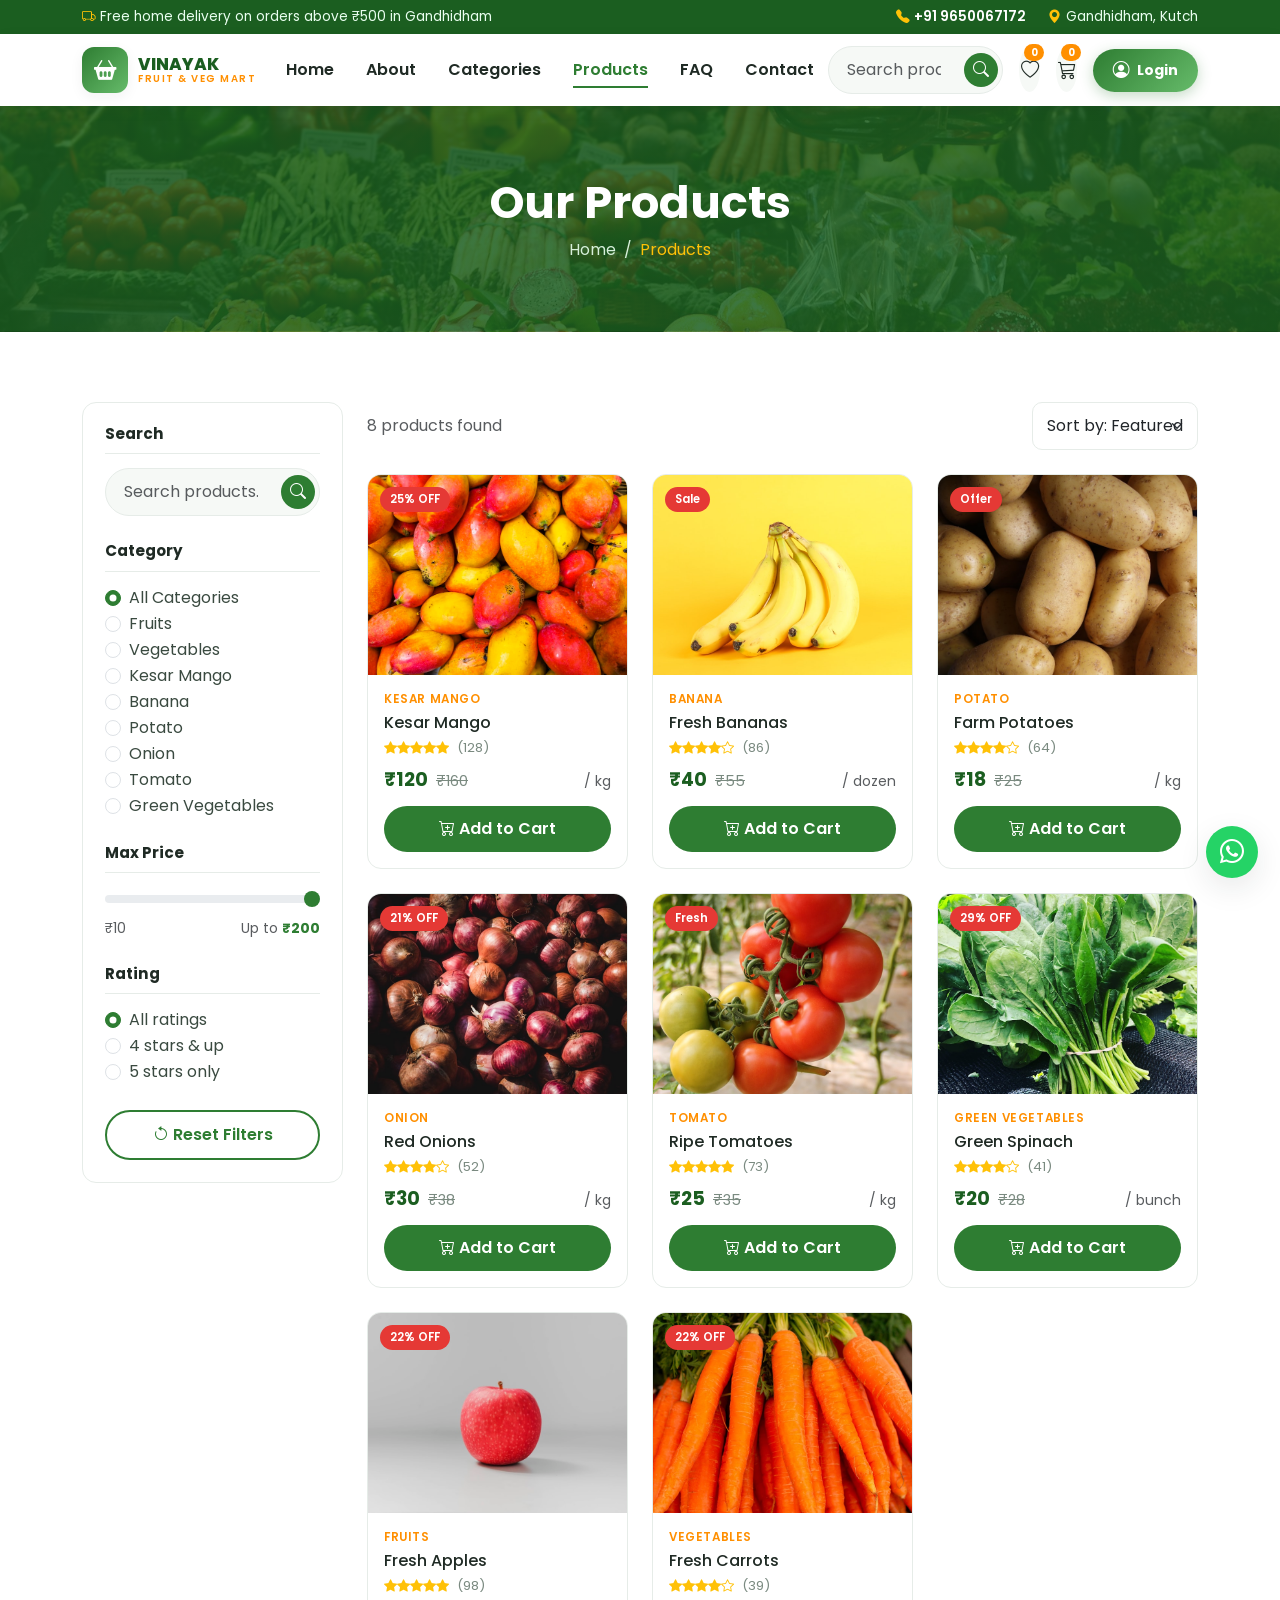
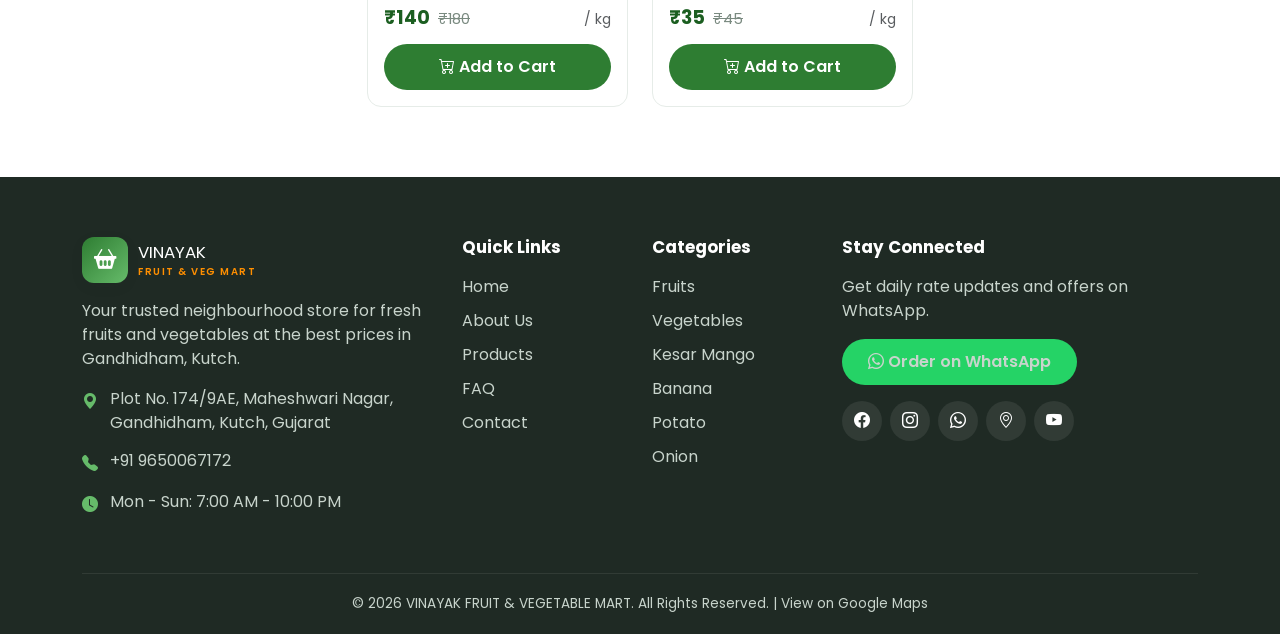
<file: products.html>
﻿<!DOCTYPE html>
<html lang="en">
<head>
  <meta charset="UTF-8">
  <meta name="viewport" content="width=device-width, initial-scale=1.0">
  <title>Products | Vinayak Fruit &amp; Vegetable Mart</title>
  <meta name="description" content="Shop fresh fruits and vegetables online at Vinayak Mart. Filter by category, price and rating. Best prices on Kesar Mango, Banana, Potato, Onion and more.">

  <link rel="preconnect" href="https://fonts.googleapis.com">
  <link rel="preconnect" href="https://fonts.gstatic.com" crossorigin>
  <link href="https://fonts.googleapis.com/css2?family=Poppins:wght@400;500;600;700;800&display=swap" rel="stylesheet">
  <link href="https://cdn.jsdelivr.net/npm/bootstrap@5.3.3/dist/css/bootstrap.min.css" rel="stylesheet">
  <link href="https://cdn.jsdelivr.net/npm/bootstrap-icons@1.11.3/font/bootstrap-icons.min.css" rel="stylesheet">
  <link href="assets/css/style.css" rel="stylesheet">
  <!-- Favicon -->
  <link rel="icon" type="image/svg+xml" href="assets/images/favicon.svg">
  <link rel="shortcut icon" href="assets/images/favicon.svg">
  <meta name="theme-color" content="#2e7d32">
</head>
<body>

  <div id="vk-header"></div>

  <!-- ============ PAGE HERO ============ -->
  <section class="page-hero">
    <div class="container">
      <h1>Our Products</h1>
      <nav aria-label="breadcrumb">
        <ol class="breadcrumb">
          <li class="breadcrumb-item"><a href="/">Home</a></li>
          <li class="breadcrumb-item active" aria-current="page">Products</li>
        </ol>
      </nav>
    </div>
  </section>

  <!-- ============ PRODUCTS + FILTERS ============ -->
  <section class="section">
    <div class="container">
      <div class="row g-4">

        <!-- Sidebar filters -->
        <aside class="col-lg-3">
          <!-- Mobile filter toggle -->
          <button class="btn btn-vk-outline w-100 d-lg-none mb-3" type="button" data-bs-toggle="collapse" data-bs-target="#filterPanel">
            <i class="bi bi-funnel"></i> Filters
          </button>

          <div class="collapse d-lg-block" id="filterPanel">
            <div class="filter-panel">
              <!-- Search -->
              <div class="filter-group">
                <h6>Search</h6>
                <div class="header-search">
                  <input type="search" id="filterSearch" class="form-control" placeholder="Search products...">
                  <button type="button" aria-label="Search"><i class="bi bi-search"></i></button>
                </div>
              </div>

              <!-- Category filter -->
              <div class="filter-group">
                <h6>Category</h6>
                <div id="categoryFilters"></div>
              </div>

              <!-- Price filter -->
              <div class="filter-group">
                <h6>Max Price</h6>
                <input type="range" class="form-range" id="priceRange" min="10" max="200" step="10" value="200">
                <div class="d-flex justify-content-between small text-muted">
                  <span>₹10</span><span>Up to <strong id="priceValue" class="text-green">₹200</strong></span>
                </div>
              </div>

              <!-- Rating filter -->
              <div class="filter-group">
                <h6>Rating</h6>
                <div class="form-check">
                  <input class="form-check-input" type="radio" name="ratingFilter" value="0" id="ratingAll" checked>
                  <label class="form-check-label" for="ratingAll">All ratings</label>
                </div>
                <div class="form-check">
                  <input class="form-check-input" type="radio" name="ratingFilter" value="4" id="rating4">
                  <label class="form-check-label" for="rating4">4 stars &amp; up</label>
                </div>
                <div class="form-check">
                  <input class="form-check-input" type="radio" name="ratingFilter" value="5" id="rating5">
                  <label class="form-check-label" for="rating5">5 stars only</label>
                </div>
              </div>

              <button class="btn btn-vk-outline w-100" id="resetFilters"><i class="bi bi-arrow-counterclockwise"></i> Reset Filters</button>
            </div>
          </div>
        </aside>

        <!-- Product grid -->
        <div class="col-lg-9">
          <div class="d-flex flex-wrap justify-content-between align-items-center mb-4 gap-2">
            <p class="mb-0 text-muted"><span id="resultCount">0</span> products found</p>
            <select class="form-select w-auto" id="sortSelect">
              <option value="default">Sort by: Featured</option>
              <option value="price-low">Price: Low to High</option>
              <option value="price-high">Price: High to Low</option>
              <option value="rating">Top Rated</option>
              <option value="name">Name: A to Z</option>
            </select>
          </div>
          <div class="row g-3 g-md-4" id="productGrid"></div>
        </div>

      </div>
    </div>
  </section>

  <div id="vk-footer"></div>
  <div id="vk-floating"></div>

  <script src="https://cdn.jsdelivr.net/npm/bootstrap@5.3.3/dist/js/bootstrap.bundle.min.js"></script>
  <script src="assets/js/data.js"></script>
  <script src="assets/js/main.js"></script>
  <script src="assets/js/components.js"></script>
  <script>
    // ----- Products page filtering logic -----
    document.addEventListener("DOMContentLoaded", function () {
      const state = { category: "all", maxPrice: 200, rating: 0, search: "", sort: "default" };

      // Read URL params (category / search) for deep linking
      const params = new URLSearchParams(location.search);
      if (params.get("category")) state.category = params.get("category");
      if (params.get("search")) state.search = params.get("search");

      // Build category radio filters
      const catWrap = document.getElementById("categoryFilters");
      const cats = [{ id: "all", name: "All Categories" }].concat(VK_CATEGORIES);
      catWrap.innerHTML = cats
        .map(
          (c) => `
        <div class="form-check">
          <input class="form-check-input" type="radio" name="catFilter" value="${c.id}" id="cat-${c.id}" ${c.id === state.category ? "checked" : ""}>
          <label class="form-check-label" for="cat-${c.id}">${c.name}</label>
        </div>`
        )
        .join("");

      const searchInput = document.getElementById("filterSearch");
      searchInput.value = state.search;

      function apply() {
        let list = VK_PRODUCTS.filter((p) => {
          if (state.category !== "all" && p.categoryId !== state.category) return false;
          if (p.price > state.maxPrice) return false;
          if (state.rating && p.rating < state.rating) return false;
          if (state.search) {
            const q = state.search.toLowerCase();
            if (!p.name.toLowerCase().includes(q) && !p.category.toLowerCase().includes(q)) return false;
          }
          return true;
        });

        switch (state.sort) {
          case "price-low": list.sort((a, b) => a.price - b.price); break;
          case "price-high": list.sort((a, b) => b.price - a.price); break;
          case "rating": list.sort((a, b) => b.rating - a.rating); break;
          case "name": list.sort((a, b) => a.name.localeCompare(b.name)); break;
        }

        document.getElementById("resultCount").textContent = list.length;
        VK.renderProducts("productGrid", list, "col-6 col-md-4");
      }

      // Listeners
      catWrap.addEventListener("change", (e) => { state.category = e.target.value; apply(); });
      document.getElementById("priceRange").addEventListener("input", (e) => {
        state.maxPrice = +e.target.value;
        document.getElementById("priceValue").textContent = "₹" + e.target.value;
        apply();
      });
      document.querySelectorAll('input[name="ratingFilter"]').forEach((r) =>
        r.addEventListener("change", (e) => { state.rating = +e.target.value; apply(); })
      );
      searchInput.addEventListener("input", (e) => { state.search = e.target.value; apply(); });
      document.getElementById("sortSelect").addEventListener("change", (e) => { state.sort = e.target.value; apply(); });
      document.getElementById("resetFilters").addEventListener("click", () => {
        state.category = "all"; state.maxPrice = 200; state.rating = 0; state.search = ""; state.sort = "default";
        document.getElementById("cat-all").checked = true;
        document.getElementById("priceRange").value = 200;
        document.getElementById("priceValue").textContent = "₹200";
        document.getElementById("ratingAll").checked = true;
        searchInput.value = "";
        document.getElementById("sortSelect").value = "default";
        apply();
      });

      apply();
    });
  </script>
</body>
</html>
</file>
<file: assets/css/style.css>
/* =========================================================
   VINAYAK FRUIT & VEGETABLE MART
   Global Stylesheet
   ========================================================= */

/* ---------- 1. CSS Variables / Design Tokens ---------- */
:root {
  /* Brand colors */
  --vk-green: #2e7d32;
  --vk-green-dark: #1b5e20;
  --vk-green-light: #66bb6a;
  --vk-green-soft: #e8f5e9;
  --vk-orange: #ff8f00;
  --vk-orange-dark: #ef6c00;
  --vk-yellow: #ffc107;
  --vk-red: #e53935;

  /* Neutrals */
  --vk-dark: #1f2a24;
  --vk-text: #3a4a40;
  --vk-muted: #7a8a80;
  --vk-line: #e6ece8;
  --vk-bg: #ffffff;
  --vk-bg-soft: #f6f9f6;

  /* Typography */
  --vk-font: "Poppins", "Segoe UI", system-ui, -apple-system, sans-serif;

  /* Effects */
  --vk-radius: 14px;
  --vk-radius-sm: 10px;
  --vk-shadow-sm: 0 4px 14px rgba(31, 42, 36, 0.06);
  --vk-shadow: 0 10px 30px rgba(31, 42, 36, 0.10);
  --vk-shadow-lg: 0 18px 45px rgba(31, 42, 36, 0.16);
  --vk-transition: 0.3s cubic-bezier(0.25, 0.8, 0.25, 1);

  /* Layout */
  --vk-header-h: 76px;
}

/* ---------- 2. Base / Reset ---------- */
* {
  scroll-margin-top: 110px;
}

html {
  scroll-behavior: smooth;
}

body {
  font-family: var(--vk-font);
  color: var(--vk-text);
  background: var(--vk-bg);
  overflow-x: hidden;
}

a {
  text-decoration: none;
  transition: color var(--vk-transition);
}

img {
  max-width: 100%;
}

h1, h2, h3, h4, h5, h6 {
  font-weight: 700;
  color: var(--vk-dark);
}

.section {
  padding: 70px 0;
}

.section-soft {
  background: var(--vk-bg-soft);
}

/* ---------- 3. Reusable utilities ---------- */
.text-green { color: var(--vk-green) !important; }
.text-orange { color: var(--vk-orange) !important; }
.bg-green-soft { background: var(--vk-green-soft) !important; }

.section-head {
  margin-bottom: 42px;
}
.section-head .eyebrow {
  display: inline-block;
  font-size: 0.82rem;
  font-weight: 600;
  letter-spacing: 1.5px;
  text-transform: uppercase;
  color: var(--vk-orange);
  margin-bottom: 8px;
}
.section-head h2 {
  font-size: clamp(1.6rem, 3vw, 2.3rem);
  margin-bottom: 10px;
}
.section-head p {
  color: var(--vk-muted);
  max-width: 620px;
  margin: 0 auto;
}

/* Buttons */
.btn {
  font-weight: 600;
  border-radius: 50px;
  padding: 11px 26px;
  transition: all var(--vk-transition);
}
.btn-vk {
  background: var(--vk-green);
  color: #fff;
  border: none;
}
.btn-vk:hover {
  background: var(--vk-green-dark);
  color: #fff;
  transform: translateY(-2px);
  box-shadow: var(--vk-shadow);
}
.btn-vk-outline {
  border: 2px solid var(--vk-green);
  color: var(--vk-green);
  background: transparent;
}
.btn-vk-outline:hover {
  background: var(--vk-green);
  color: #fff;
}
.btn-whatsapp {
  background: #25d366;
  color: #fff;
  border: none;
}
.btn-whatsapp:hover {
  background: #1da851;
  color: #fff;
  transform: translateY(-2px);
  box-shadow: var(--vk-shadow);
}
.btn-orange {
  background: var(--vk-orange);
  color: #fff;
  border: none;
}
.btn-orange:hover {
  background: var(--vk-orange-dark);
  color: #fff;
}

/* ---------- 4. Top notification bar ---------- */
.topbar {
  background: var(--vk-green-dark);
  color: #eafff0;
  font-size: 0.85rem;
  padding: 7px 0;
}
.topbar a { color: #fff; font-weight: 600; }
.topbar .topbar-contact span { margin-left: 18px; }
.topbar i { color: var(--vk-yellow); }

/* ---------- 5. Header ---------- */
.site-header {
  position: sticky;
  top: 0;
  z-index: 1030;
  background: #fff;
  box-shadow: var(--vk-shadow-sm);
  transition: box-shadow var(--vk-transition);
}
.site-header.scrolled {
  box-shadow: var(--vk-shadow);
}
.navbar-brand {
  display: flex;
  align-items: center;
  gap: 10px;
  font-weight: 800;
  line-height: 1.05;
}
.brand-logo {
  width: 46px;
  height: 46px;
  border-radius: 12px;
  background: linear-gradient(135deg, var(--vk-green), var(--vk-green-light));
  color: #fff;
  display: grid;
  place-items: center;
  font-size: 1.4rem;
  box-shadow: var(--vk-shadow-sm);
}
.brand-text {
  font-size: 1.05rem;
  color: var(--vk-green-dark);
}
.brand-text small {
  display: block;
  font-size: 0.62rem;
  letter-spacing: 1.5px;
  font-weight: 600;
  color: var(--vk-orange);
}
.nav-link {
  font-weight: 600;
  color: var(--vk-dark) !important;
  position: relative;
  padding: 8px 14px !important;
}
.nav-link::after {
  content: "";
  position: absolute;
  left: 14px;
  right: 14px;
  bottom: 2px;
  height: 2px;
  background: var(--vk-green);
  transform: scaleX(0);
  transform-origin: left;
  transition: transform var(--vk-transition);
}
.nav-link:hover::after,
.nav-link.active::after {
  transform: scaleX(1);
}
.nav-link.active { color: var(--vk-green) !important; }

/* Search bar */
.header-search {
  position: relative;
  max-width: 360px;
  width: 100%;
}
.header-search input {
  border-radius: 50px;
  padding-left: 18px;
  padding-right: 46px;
  border: 1px solid var(--vk-line);
  background: var(--vk-bg-soft);
}
.header-search input:focus {
  box-shadow: none;
  border-color: var(--vk-green-light);
}
.header-search button {
  position: absolute;
  right: 5px;
  top: 50%;
  transform: translateY(-50%);
  border: none;
  background: var(--vk-green);
  color: #fff;
  width: 34px;
  height: 34px;
  border-radius: 50%;
}

/* Header action icons */
.header-icon {
  position: relative;
  width: 44px;
  height: 44px;
  border-radius: 50%;
  display: grid;
  place-items: center;
  color: var(--vk-dark);
  background: var(--vk-bg-soft);
  font-size: 1.15rem;
  transition: all var(--vk-transition);
}
.header-icon:hover {
  background: var(--vk-green-soft);
  color: var(--vk-green);
}
.header-icon .badge {
  position: absolute;
  top: -4px;
  right: -4px;
  background: var(--vk-orange);
  font-size: 0.62rem;
}

/* ---------- 6. Hero slider ---------- */
.hero {
  background: var(--vk-bg-soft);
}
.hero-slide {
  min-height: 520px;
  display: flex;
  align-items: center;
  background-size: cover;
  background-position: center;
  position: relative;
  border-radius: 0;
}
.hero-slide::before {
  content: "";
  position: absolute;
  inset: 0;
  background: linear-gradient(90deg, rgba(12, 35, 18, 0.78) 0%, rgba(12, 35, 18, 0.35) 55%, rgba(12, 35, 18, 0.05) 100%);
}
.hero-content {
  position: relative;
  z-index: 2;
  color: #fff;
  max-width: 600px;
  padding: 40px 0;
}
.hero-badge {
  display: inline-block;
  background: var(--vk-orange);
  color: #fff;
  font-weight: 600;
  font-size: 0.85rem;
  padding: 6px 16px;
  border-radius: 50px;
  margin-bottom: 18px;
}
.hero-content h1 {
  color: #fff;
  font-size: clamp(2rem, 4.5vw, 3.4rem);
  line-height: 1.1;
  margin-bottom: 16px;
}
.hero-content p {
  font-size: 1.1rem;
  opacity: 0.92;
  margin-bottom: 26px;
}
.carousel-indicators [data-bs-target] {
  width: 12px;
  height: 12px;
  border-radius: 50%;
  border: none;
}

/* ---------- 7. Feature strip ---------- */
.feature-strip {
  margin-top: -50px;
  position: relative;
  z-index: 5;
}
.feature-card {
  background: #fff;
  border-radius: var(--vk-radius);
  box-shadow: var(--vk-shadow-sm);
  padding: 22px;
  display: flex;
  align-items: center;
  gap: 14px;
  height: 100%;
  transition: transform var(--vk-transition), box-shadow var(--vk-transition);
}
.feature-card:hover {
  transform: translateY(-5px);
  box-shadow: var(--vk-shadow);
}
.feature-card .icon {
  width: 52px;
  height: 52px;
  border-radius: 50%;
  background: var(--vk-green-soft);
  color: var(--vk-green);
  display: grid;
  place-items: center;
  font-size: 1.4rem;
  flex-shrink: 0;
}
.feature-card h6 { margin: 0; font-size: 0.98rem; }
.feature-card p { margin: 0; font-size: 0.82rem; color: var(--vk-muted); }

/* ---------- 8. Category cards ---------- */
.category-card {
  display: block;
  background: #fff;
  border-radius: var(--vk-radius);
  border: 1px solid var(--vk-line);
  overflow: hidden;
  text-align: center;
  transition: all var(--vk-transition);
  height: 100%;
}
.category-card:hover {
  transform: translateY(-6px);
  box-shadow: var(--vk-shadow);
  border-color: transparent;
}
.category-card .cat-img {
  height: 170px;
  overflow: hidden;
}
.category-card .cat-img img {
  width: 100%;
  height: 100%;
  object-fit: cover;
  transition: transform 0.5s ease;
}
.category-card:hover .cat-img img { transform: scale(1.08); }
.category-card .cat-body { padding: 18px 14px; }
.category-card h5 { font-size: 1.05rem; margin-bottom: 4px; }
.category-card .count { font-size: 0.82rem; color: var(--vk-muted); }
.category-card .explore {
  display: inline-block;
  margin-top: 10px;
  font-weight: 600;
  color: var(--vk-green);
  font-size: 0.88rem;
}

/* Compact icon category (home) */
.cat-pill {
  display: flex;
  flex-direction: column;
  align-items: center;
  gap: 10px;
  background: #fff;
  border: 1px solid var(--vk-line);
  border-radius: var(--vk-radius);
  padding: 20px 12px;
  text-align: center;
  transition: all var(--vk-transition);
  height: 100%;
}
.cat-pill:hover {
  transform: translateY(-5px);
  box-shadow: var(--vk-shadow);
  background: var(--vk-green-soft);
}
.cat-pill .cat-ic {
  width: 70px;
  height: 70px;
  border-radius: 50%;
  object-fit: cover;
}
.cat-pill span { font-weight: 600; font-size: 0.9rem; color: var(--vk-dark); }

/* ---------- 9. Product cards ---------- */
.product-card {
  background: #fff;
  border: 1px solid var(--vk-line);
  border-radius: var(--vk-radius);
  overflow: hidden;
  position: relative;
  height: 100%;
  display: flex;
  flex-direction: column;
  transition: all var(--vk-transition);
}
.product-card:hover {
  transform: translateY(-6px);
  box-shadow: var(--vk-shadow);
  border-color: transparent;
}
.product-thumb {
  position: relative;
  height: 200px;
  overflow: hidden;
  background: var(--vk-bg-soft);
}
.product-thumb img {
  width: 100%;
  height: 100%;
  object-fit: cover;
  transition: transform 0.5s ease;
}
.product-card:hover .product-thumb img { transform: scale(1.08); }
.product-badge {
  position: absolute;
  top: 12px;
  left: 12px;
  background: var(--vk-red);
  color: #fff;
  font-size: 0.72rem;
  font-weight: 600;
  padding: 4px 10px;
  border-radius: 50px;
  z-index: 2;
}
.product-actions {
  position: absolute;
  top: 12px;
  right: 12px;
  display: flex;
  flex-direction: column;
  gap: 8px;
  z-index: 2;
  opacity: 0;
  transform: translateX(12px);
  transition: all var(--vk-transition);
}
.product-card:hover .product-actions {
  opacity: 1;
  transform: translateX(0);
}
.product-actions button {
  width: 38px;
  height: 38px;
  border-radius: 50%;
  border: none;
  background: #fff;
  color: var(--vk-dark);
  box-shadow: var(--vk-shadow-sm);
  display: grid;
  place-items: center;
  transition: all var(--vk-transition);
}
.product-actions button:hover { background: var(--vk-green); color: #fff; }
.product-actions button.active { background: var(--vk-red); color: #fff; }
.product-body {
  padding: 16px;
  display: flex;
  flex-direction: column;
  flex: 1;
}
.product-cat {
  font-size: 0.74rem;
  text-transform: uppercase;
  letter-spacing: 0.6px;
  color: var(--vk-orange);
  font-weight: 600;
}
.product-title {
  font-size: 1rem;
  margin: 4px 0 6px;
  color: var(--vk-dark);
}
.product-title a { color: inherit; }
.product-title a:hover { color: var(--vk-green); }
.product-rating { color: var(--vk-yellow); font-size: 0.82rem; margin-bottom: 8px; }
.product-rating span { color: var(--vk-muted); margin-left: 4px; }
.product-price {
  margin-top: auto;
  display: flex;
  align-items: baseline;
  gap: 8px;
}
.product-price .now { font-size: 1.18rem; font-weight: 700; color: var(--vk-green-dark); }
.product-price .was { font-size: 0.9rem; color: var(--vk-muted); text-decoration: line-through; }
.product-card .add-cart { margin-top: 12px; width: 100%; }

/* ---------- 10. Rate list ---------- */
.rate-table {
  background: #fff;
  border-radius: var(--vk-radius);
  overflow: hidden;
  box-shadow: var(--vk-shadow-sm);
}
.rate-table table { margin: 0; }
.rate-table thead { background: var(--vk-green); color: #fff; }
.rate-table th, .rate-table td { padding: 14px 18px; vertical-align: middle; }
.rate-table tbody tr:hover { background: var(--vk-green-soft); }
.rate-up { color: var(--vk-red); font-weight: 600; }
.rate-down { color: var(--vk-green); font-weight: 600; }

/* ---------- 11. Offer cards ---------- */
.offer-card {
  border-radius: var(--vk-radius);
  padding: 34px;
  color: #fff;
  position: relative;
  overflow: hidden;
  min-height: 200px;
  display: flex;
  flex-direction: column;
  justify-content: center;
}
.offer-card.green { background: linear-gradient(120deg, var(--vk-green), var(--vk-green-dark)); }
.offer-card.orange { background: linear-gradient(120deg, var(--vk-orange), var(--vk-orange-dark)); }
.offer-card h3 { color: #fff; font-size: 1.5rem; }
.offer-card .tag {
  display: inline-block;
  background: rgba(255,255,255,0.2);
  padding: 5px 14px;
  border-radius: 50px;
  font-weight: 600;
  font-size: 0.82rem;
  margin-bottom: 12px;
}
.offer-card .offer-emoji {
  position: absolute;
  right: 20px;
  bottom: 10px;
  font-size: 5rem;
  opacity: 0.25;
}

/* ---------- 12. Why choose us ---------- */
.why-card {
  text-align: center;
  padding: 30px 22px;
  border-radius: var(--vk-radius);
  background: #fff;
  border: 1px solid var(--vk-line);
  height: 100%;
  transition: all var(--vk-transition);
}
.why-card:hover { transform: translateY(-6px); box-shadow: var(--vk-shadow); }
.why-card .icon {
  width: 72px;
  height: 72px;
  border-radius: 50%;
  margin: 0 auto 18px;
  display: grid;
  place-items: center;
  font-size: 1.8rem;
  background: var(--vk-green-soft);
  color: var(--vk-green);
}

/* ---------- 13. Promo banner ---------- */
.promo-banner {
  border-radius: var(--vk-radius);
  background: linear-gradient(120deg, var(--vk-green-dark), var(--vk-green)), url("../images/grocery-store.jpg");
  background-blend-mode: overlay;
  background-size: cover;
  background-position: center;
  color: #fff;
  padding: 56px 40px;
}
.promo-banner h2 { color: #fff; }

/* ---------- 14. Gallery ---------- */
.gallery-item {
  border-radius: var(--vk-radius);
  overflow: hidden;
  position: relative;
  height: 220px;
}
.gallery-item img {
  width: 100%;
  height: 100%;
  object-fit: cover;
  transition: transform 0.5s ease;
}
.gallery-item:hover img { transform: scale(1.1); }
.gallery-item::after {
  content: "\F4D5";
  font-family: "bootstrap-icons";
  position: absolute;
  inset: 0;
  display: grid;
  place-items: center;
  color: #fff;
  font-size: 1.8rem;
  background: rgba(27, 94, 32, 0.55);
  opacity: 0;
  transition: opacity var(--vk-transition);
}
.gallery-item:hover::after { opacity: 1; }

/* ---------- 15. Testimonials ---------- */
.testimonial-card {
  background: #fff;
  border-radius: var(--vk-radius);
  padding: 28px;
  box-shadow: var(--vk-shadow-sm);
  height: 100%;
}
.testimonial-card .stars { color: var(--vk-yellow); margin-bottom: 12px; }
.testimonial-card p { color: var(--vk-text); font-style: italic; }
.testimonial-user { display: flex; align-items: center; gap: 12px; margin-top: 16px; }
.testimonial-user img { width: 50px; height: 50px; border-radius: 50%; object-fit: cover; }
.testimonial-user h6 { margin: 0; font-size: 0.95rem; }
.testimonial-user small { color: var(--vk-muted); }

/* ---------- 16. Stats counter ---------- */
.stat-box { text-align: center; padding: 20px; }
.stat-box .num { font-size: 2.6rem; font-weight: 800; color: var(--vk-green); line-height: 1; }
.stat-box .label { color: var(--vk-muted); font-weight: 600; margin-top: 6px; }

/* ---------- 17. Newsletter ---------- */
.newsletter {
  background: linear-gradient(120deg, var(--vk-green-dark), var(--vk-green));
  border-radius: var(--vk-radius);
  padding: 48px 40px;
  color: #fff;
}
.newsletter h2 { color: #fff; }
.newsletter .form-control { border-radius: 50px; border: none; padding: 12px 20px; }

/* ---------- 18. Footer ---------- */
.site-footer {
  background: var(--vk-dark);
  color: #c8d4cc;
  padding-top: 60px;
}
.site-footer h5 { color: #fff; margin-bottom: 18px; font-size: 1.05rem; }
.site-footer a { color: #c8d4cc; }
.site-footer a:hover { color: var(--vk-green-light); }
.site-footer .footer-links li { margin-bottom: 10px; }
.site-footer .footer-brand { display: flex; align-items: center; gap: 10px; margin-bottom: 16px; }
.footer-social a {
  width: 40px;
  height: 40px;
  border-radius: 50%;
  background: rgba(255,255,255,0.08);
  display: grid;
  place-items: center;
  color: #fff;
  transition: all var(--vk-transition);
}
.footer-social a:hover { background: var(--vk-green); transform: translateY(-3px); }
.footer-contact li { display: flex; gap: 12px; margin-bottom: 14px; }
.footer-contact i { color: var(--vk-green-light); margin-top: 3px; }
.footer-bottom {
  border-top: 1px solid rgba(255,255,255,0.08);
  margin-top: 40px;
  padding: 20px 0;
  font-size: 0.85rem;
}

/* ---------- 19. Floating buttons ---------- */
.float-whatsapp, .back-to-top {
  position: fixed;
  right: 22px;
  width: 52px;
  height: 52px;
  border-radius: 50%;
  display: grid;
  place-items: center;
  font-size: 1.5rem;
  z-index: 1040;
  box-shadow: var(--vk-shadow);
  transition: all var(--vk-transition);
}
.float-whatsapp {
  bottom: 22px;
  background: #25d366;
  color: #fff;
  animation: vk-pulse 2s infinite;
}
.float-whatsapp:hover { color: #fff; transform: scale(1.08); }
.back-to-top {
  bottom: 86px;
  background: var(--vk-green);
  color: #fff;
  border: none;
  opacity: 0;
  visibility: hidden;
  transform: translateY(12px);
}
.back-to-top.show { opacity: 1; visibility: visible; transform: translateY(0); }
.back-to-top:hover { background: var(--vk-green-dark); }

@keyframes vk-pulse {
  0% { box-shadow: 0 0 0 0 rgba(37, 211, 102, 0.5); }
  70% { box-shadow: 0 0 0 16px rgba(37, 211, 102, 0); }
  100% { box-shadow: 0 0 0 0 rgba(37, 211, 102, 0); }
}

/* ---------- 20. Page hero (inner pages) ---------- */
.page-hero {
  background: linear-gradient(rgba(27,94,32,0.85), rgba(27,94,32,0.85)), url("../images/fresh-produce.jpg");
  background-size: cover;
  background-position: center;
  color: #fff;
  padding: 70px 0;
  text-align: center;
}
.page-hero h1 { color: #fff; font-size: clamp(1.8rem, 4vw, 2.8rem); }
.page-hero .breadcrumb {
  justify-content: center;
  margin: 0;
  background: transparent;
}
.page-hero .breadcrumb a { color: #d7f0db; }
.page-hero .breadcrumb-item.active { color: var(--vk-yellow); }
.page-hero .breadcrumb-item + .breadcrumb-item::before { color: #d7f0db; }

/* ---------- 21. Filters sidebar (products) ---------- */
.filter-panel {
  background: #fff;
  border: 1px solid var(--vk-line);
  border-radius: var(--vk-radius);
  padding: 22px;
}
.filter-panel h6 {
  font-size: 0.95rem;
  margin-bottom: 14px;
  padding-bottom: 10px;
  border-bottom: 1px solid var(--vk-line);
}
.filter-group { margin-bottom: 26px; }
.form-check-input:checked { background-color: var(--vk-green); border-color: var(--vk-green); }
.form-range::-webkit-slider-thumb { background: var(--vk-green); }
.form-range::-moz-range-thumb { background: var(--vk-green); }

/* ---------- 22. Product details ---------- */
.gallery-main {
  border-radius: var(--vk-radius);
  overflow: hidden;
  border: 1px solid var(--vk-line);
}
.gallery-main img { width: 100%; height: 440px; object-fit: cover; }
.gallery-thumbs { display: flex; gap: 12px; margin-top: 12px; flex-wrap: wrap; }
.gallery-thumbs img {
  width: 84px;
  height: 84px;
  object-fit: cover;
  border-radius: var(--vk-radius-sm);
  border: 2px solid var(--vk-line);
  cursor: pointer;
  transition: border-color var(--vk-transition);
}
.gallery-thumbs img.active, .gallery-thumbs img:hover { border-color: var(--vk-green); }
.qty-selector {
  display: inline-flex;
  align-items: center;
  border: 1px solid var(--vk-line);
  border-radius: 50px;
  overflow: hidden;
}
.qty-selector button {
  width: 42px;
  height: 42px;
  border: none;
  background: var(--vk-bg-soft);
  font-size: 1.1rem;
  color: var(--vk-dark);
}
.qty-selector button:hover { background: var(--vk-green-soft); color: var(--vk-green); }
.qty-selector input {
  width: 54px;
  text-align: center;
  border: none;
  font-weight: 600;
}
.qty-selector input:focus { outline: none; }

/* ---------- 23. Cart ---------- */
.cart-table img { width: 70px; height: 70px; object-fit: cover; border-radius: var(--vk-radius-sm); }
.cart-table th { color: var(--vk-muted); font-weight: 600; font-size: 0.85rem; text-transform: uppercase; }
.cart-summary {
  background: #fff;
  border: 1px solid var(--vk-line);
  border-radius: var(--vk-radius);
  padding: 26px;
}
.cart-summary .line { display: flex; justify-content: space-between; margin-bottom: 12px; }
.cart-summary .total { font-size: 1.25rem; font-weight: 700; color: var(--vk-green-dark); border-top: 1px solid var(--vk-line); padding-top: 14px; }
.empty-state { text-align: center; padding: 60px 20px; }
.empty-state i { font-size: 4rem; color: var(--vk-green-light); }

/* ---------- 24. Forms / checkout ---------- */
.form-card {
  background: #fff;
  border: 1px solid var(--vk-line);
  border-radius: var(--vk-radius);
  padding: 28px;
}
.form-control, .form-select {
  border-radius: var(--vk-radius-sm);
  padding: 11px 14px;
  border: 1px solid var(--vk-line);
}
.form-control:focus, .form-select:focus {
  border-color: var(--vk-green-light);
  box-shadow: 0 0 0 3px rgba(102, 187, 106, 0.18);
}
.payment-option {
  border: 1px solid var(--vk-line);
  border-radius: var(--vk-radius-sm);
  padding: 14px 16px;
  margin-bottom: 12px;
  cursor: pointer;
  transition: all var(--vk-transition);
}
.payment-option:hover, .payment-option.active { border-color: var(--vk-green); background: var(--vk-green-soft); }

/* ---------- 25. FAQ ---------- */
.faq-accordion .accordion-item {
  border: 1px solid var(--vk-line);
  border-radius: var(--vk-radius) !important;
  margin-bottom: 14px;
  overflow: hidden;
}
.faq-accordion .accordion-button {
  font-weight: 600;
  color: var(--vk-dark);
  background: #fff;
}
.faq-accordion .accordion-button:not(.collapsed) {
  color: var(--vk-green-dark);
  background: var(--vk-green-soft);
  box-shadow: none;
}
.faq-accordion .accordion-button:focus { box-shadow: none; }
.faq-accordion .accordion-button::after {
  background-image: none;
  content: "\F64D";
  font-family: "bootstrap-icons";
  transform: none;
  transition: transform var(--vk-transition);
}
.faq-accordion .accordion-button:not(.collapsed)::after { transform: rotate(180deg); }

/* ---------- 26. Contact info ---------- */
.contact-info-card {
  background: #fff;
  border: 1px solid var(--vk-line);
  border-radius: var(--vk-radius);
  padding: 22px;
  display: flex;
  gap: 16px;
  align-items: flex-start;
  height: 100%;
  transition: all var(--vk-transition);
}
.contact-info-card:hover { transform: translateY(-5px); box-shadow: var(--vk-shadow); }
.contact-info-card .icon {
  width: 52px; height: 52px;
  border-radius: 50%;
  background: var(--vk-green-soft);
  color: var(--vk-green);
  display: grid; place-items: center;
  font-size: 1.3rem;
  flex-shrink: 0;
}
.map-embed { border-radius: var(--vk-radius); overflow: hidden; border: 1px solid var(--vk-line); }
.map-embed iframe { width: 100%; height: 100%; min-height: 320px; border: 0; display: block; }

/* ---------- 27. Scroll reveal ---------- */
.reveal {
  opacity: 0;
  transform: translateY(30px);
  transition: opacity 0.7s ease, transform 0.7s ease;
}
.reveal.visible { opacity: 1; transform: translateY(0); }

/* ---------- 28. Toast ---------- */
.vk-toast-wrap {
  position: fixed;
  bottom: 24px;
  left: 50%;
  transform: translateX(-50%);
  z-index: 1100;
  display: flex;
  flex-direction: column;
  gap: 10px;
  align-items: center;
}
.vk-toast {
  background: var(--vk-green-dark);
  color: #fff;
  padding: 12px 22px;
  border-radius: 50px;
  box-shadow: var(--vk-shadow);
  font-weight: 600;
  font-size: 0.9rem;
  display: flex;
  align-items: center;
  gap: 8px;
  animation: vk-toast-in 0.3s ease;
}
@keyframes vk-toast-in {
  from { opacity: 0; transform: translateY(20px); }
  to { opacity: 1; transform: translateY(0); }
}

/* ---------- 29. Responsive tweaks ---------- */
@media (max-width: 991.98px) {
  .hero-slide { min-height: 440px; }
  .feature-strip { margin-top: 30px; }
  .offcanvas .nav-link { padding: 12px 0 !important; border-bottom: 1px solid var(--vk-line); }
  .offcanvas .nav-link::after { display: none; }
}
@media (max-width: 575.98px) {
  .section { padding: 50px 0; }
  .hero-content h1 { font-size: 1.8rem; }
  .promo-banner, .newsletter { padding: 32px 22px; }
}

/* ---------- 30. Header Login Button ---------- */
.btn-login-header {
  display: inline-flex;
  align-items: center;
  gap: 7px;
  background: linear-gradient(135deg, var(--vk-green), var(--vk-green-light));
  color: #fff !important;
  font-size: 0.88rem;
  font-weight: 700;
  padding: 9px 20px;
  border-radius: 50px;
  border: none;
  text-decoration: none;
  white-space: nowrap;
  transition: all var(--vk-transition);
  box-shadow: 0 4px 14px rgba(46,125,50,0.28);
}
.btn-login-header i { font-size: 1.05rem; }
.btn-login-header:hover {
  background: linear-gradient(135deg, var(--vk-green-dark), var(--vk-green));
  color: #fff !important;
  transform: translateY(-2px);
  box-shadow: 0 8px 22px rgba(46,125,50,0.38);
}

/* Mobile offcanvas Login button */
.btn-login-mobile {
  display: flex;
  align-items: center;
  justify-content: center;
  gap: 8px;
  border: 2px solid var(--vk-green);
  color: var(--vk-green) !important;
  background: transparent;
  font-weight: 700;
  border-radius: 50px;
  padding: 11px;
  transition: all var(--vk-transition);
}
.btn-login-mobile:hover {
  background: var(--vk-green);
  color: #fff !important;
}
</file>
